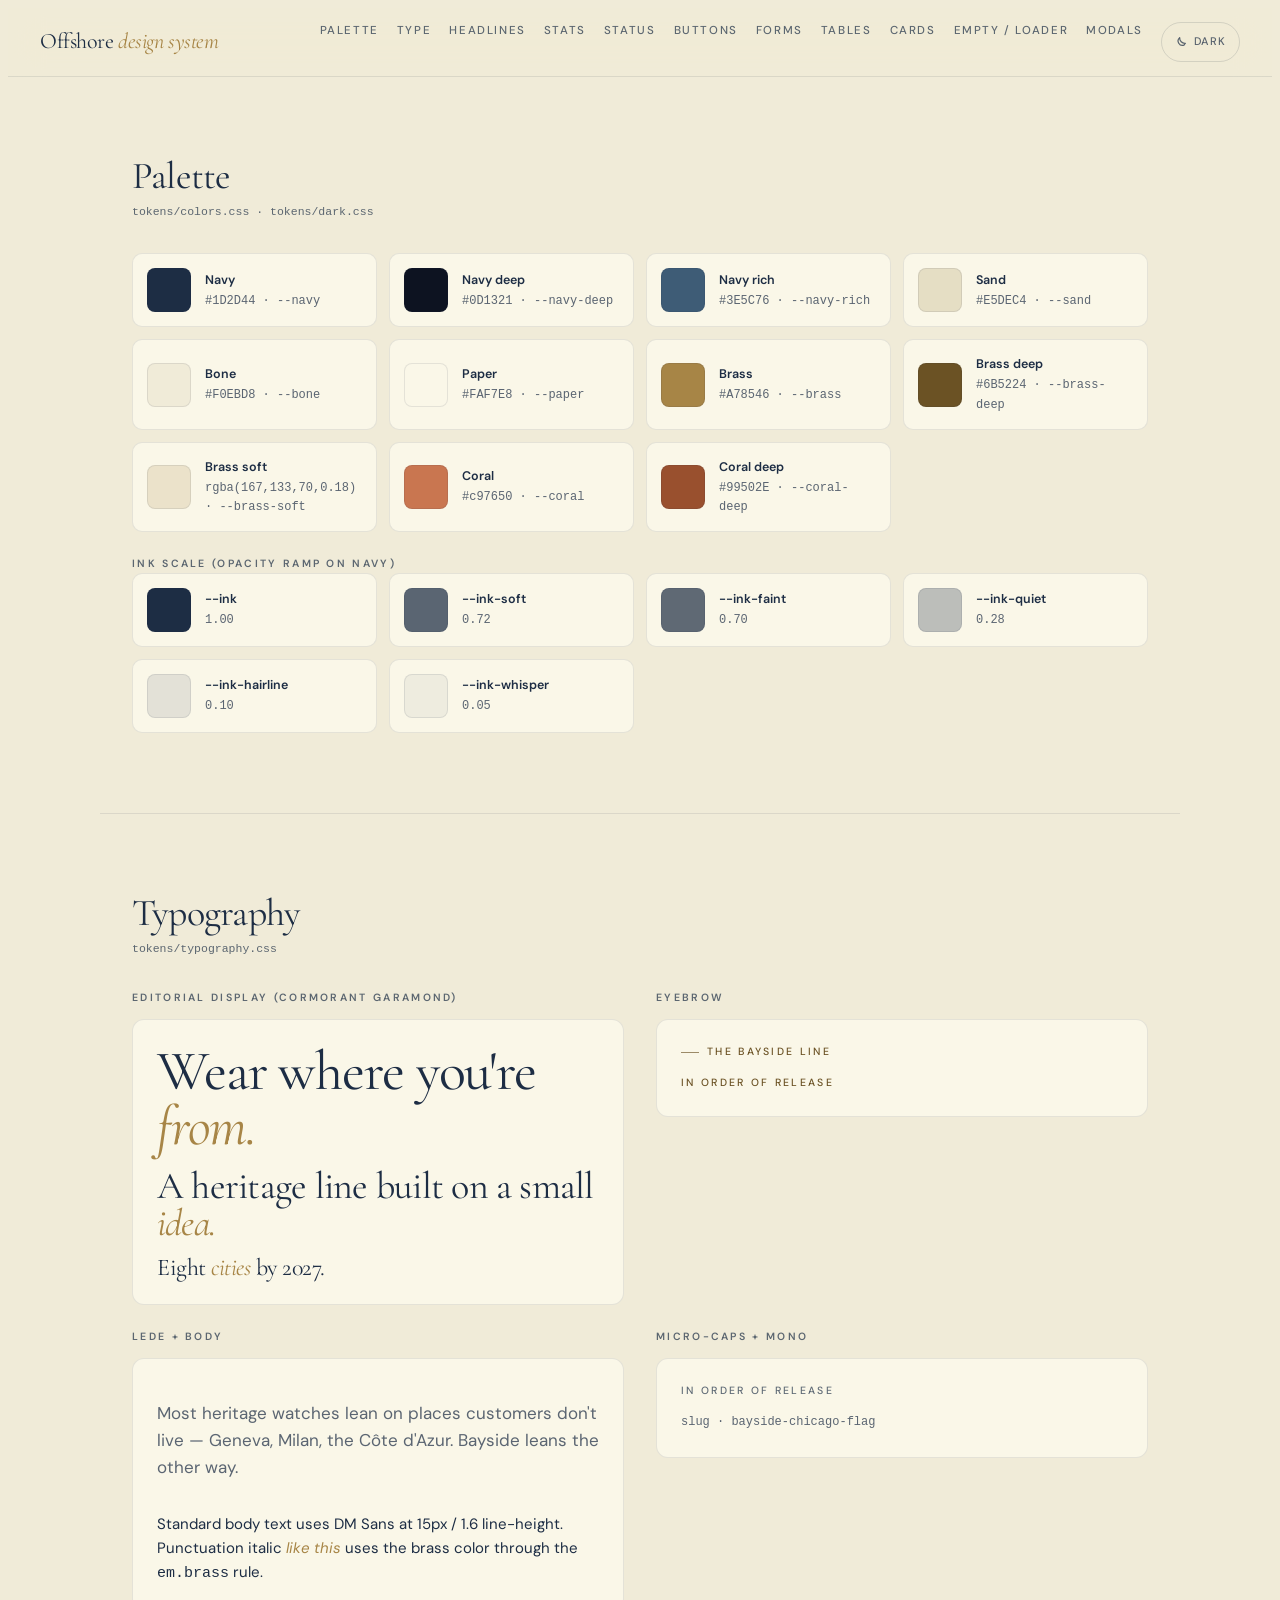
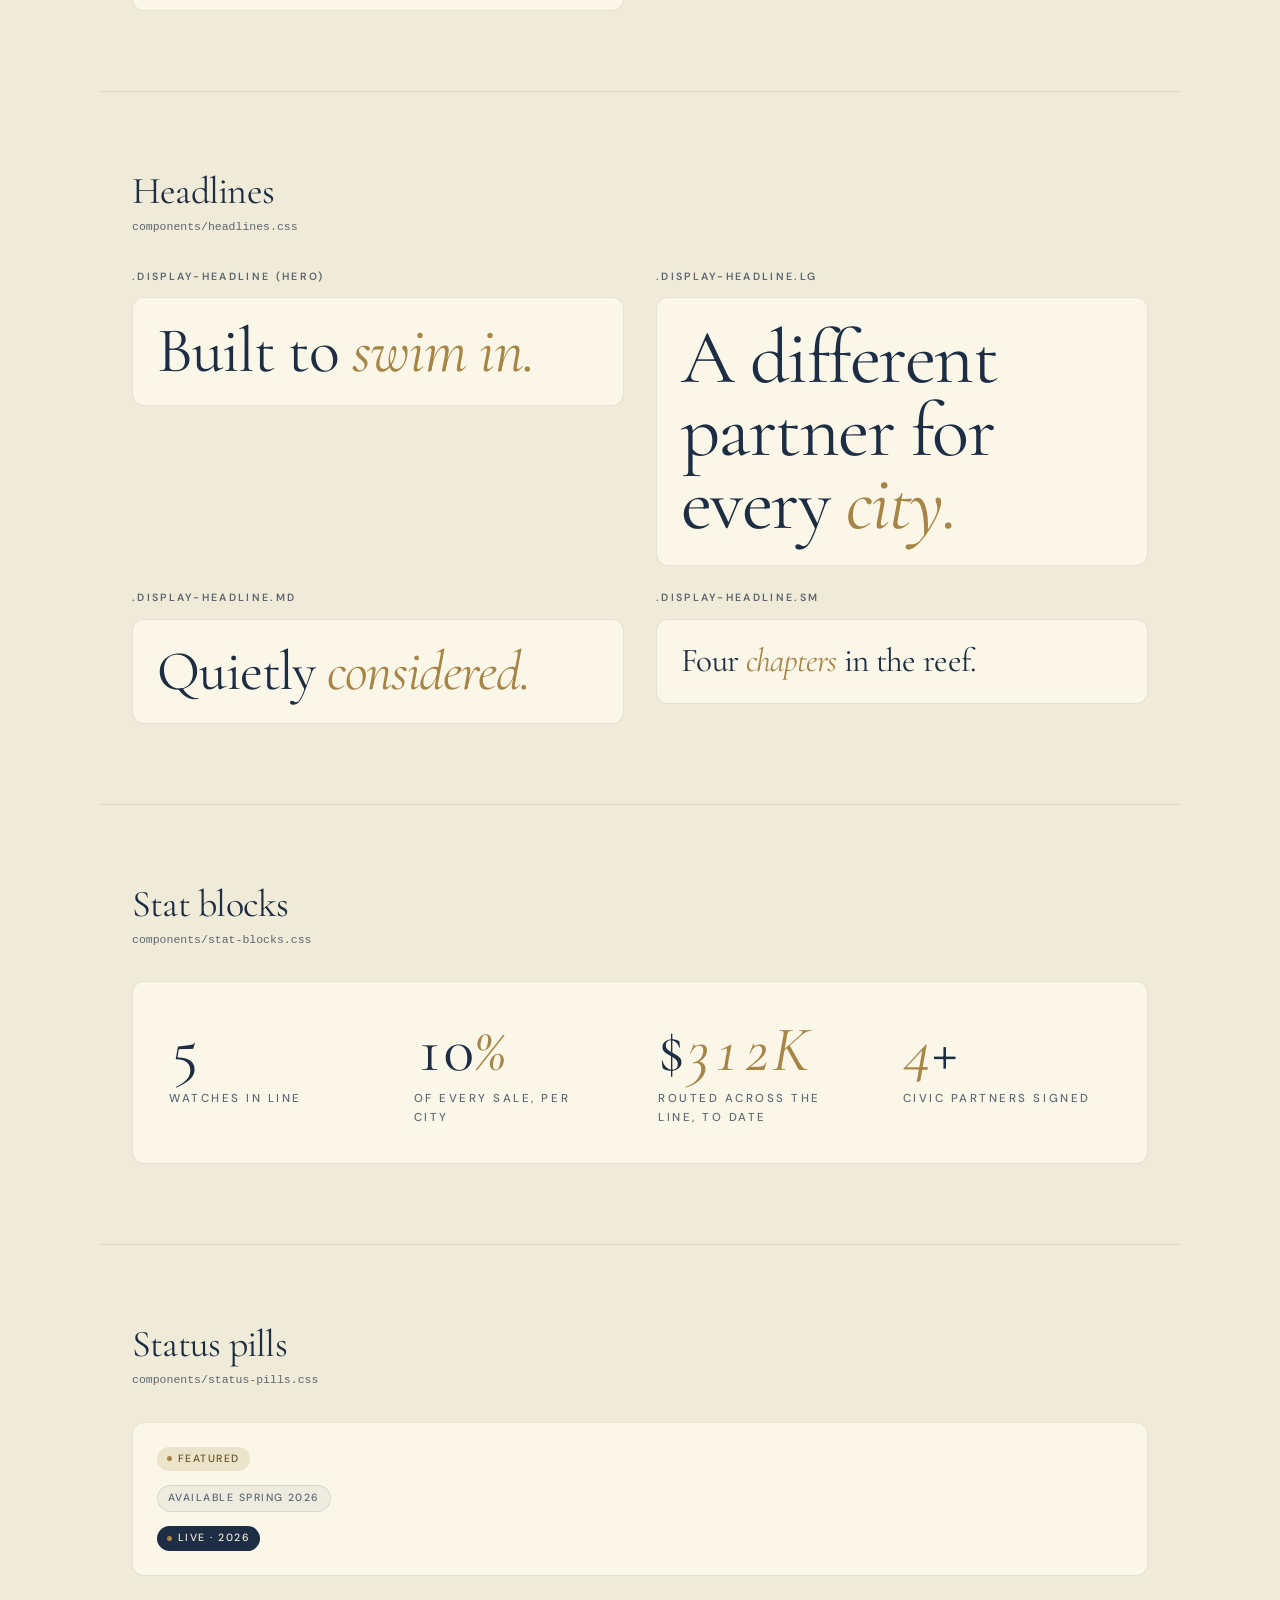
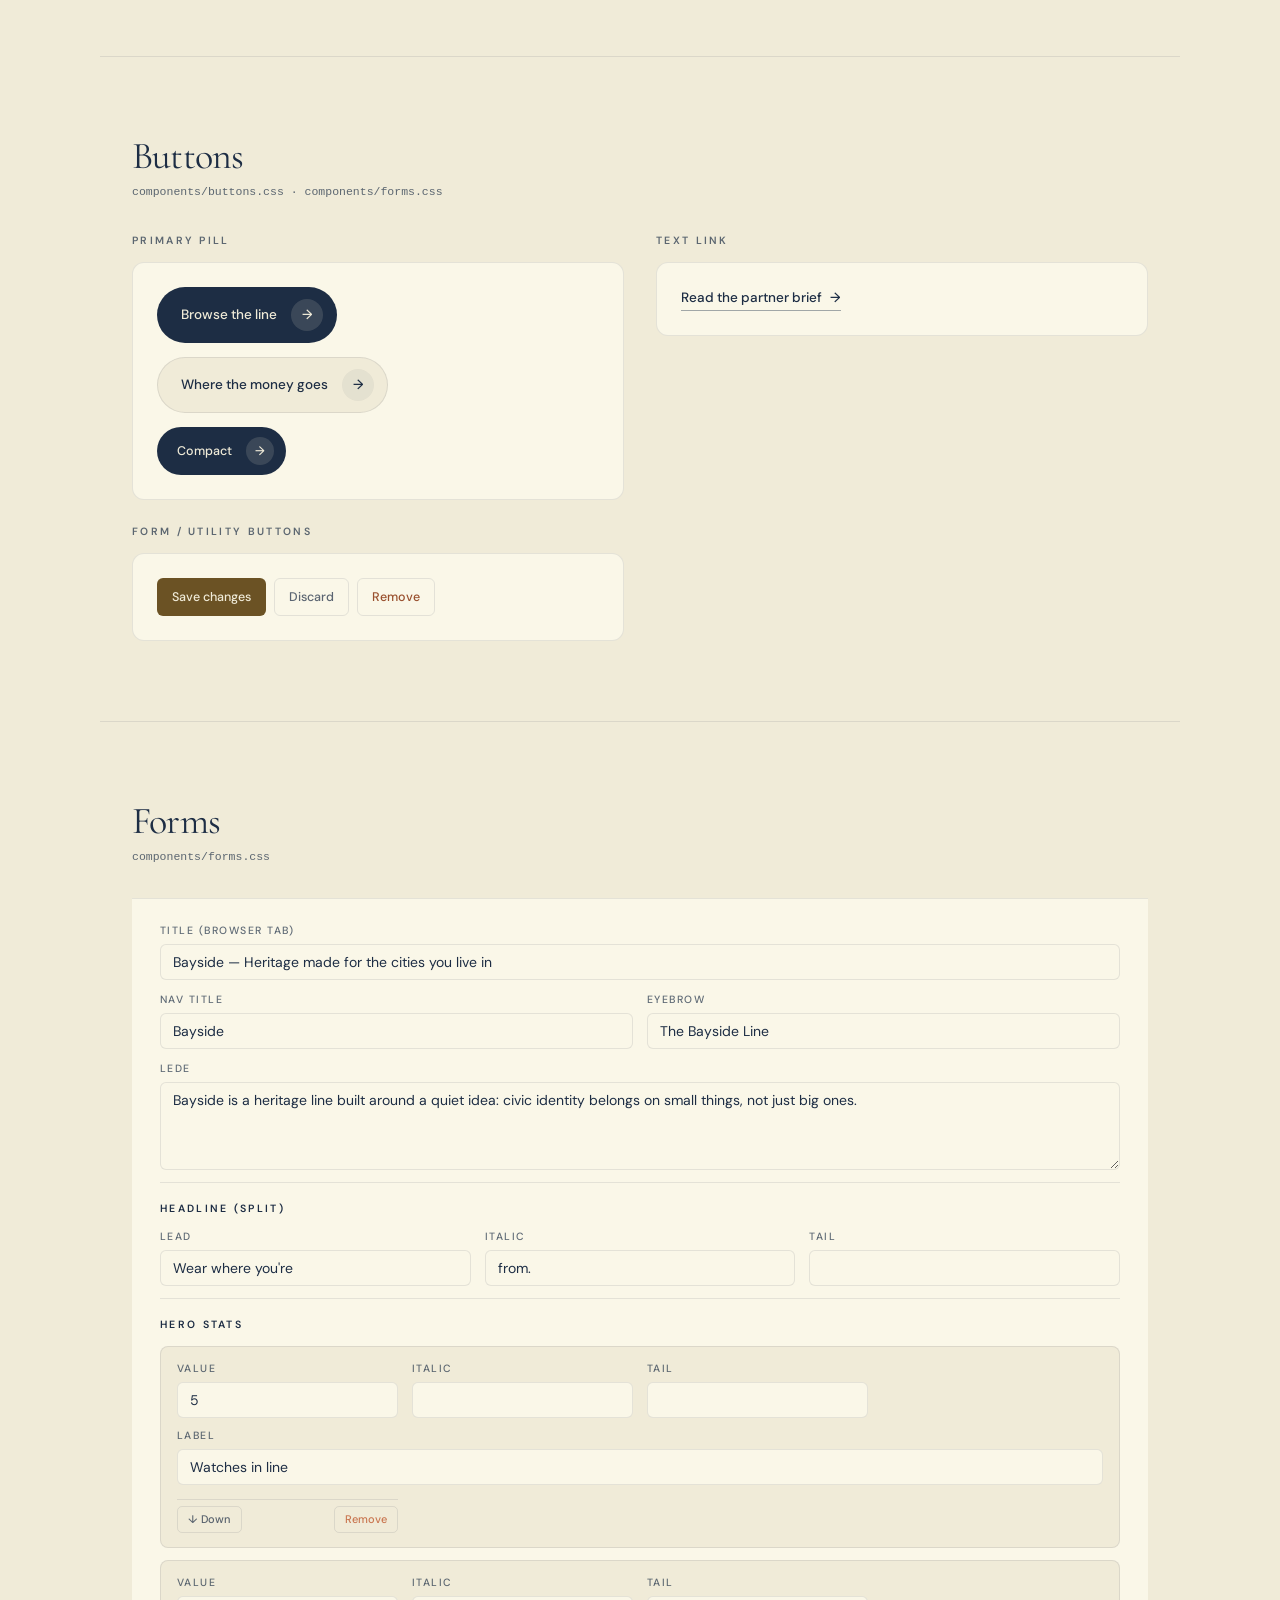
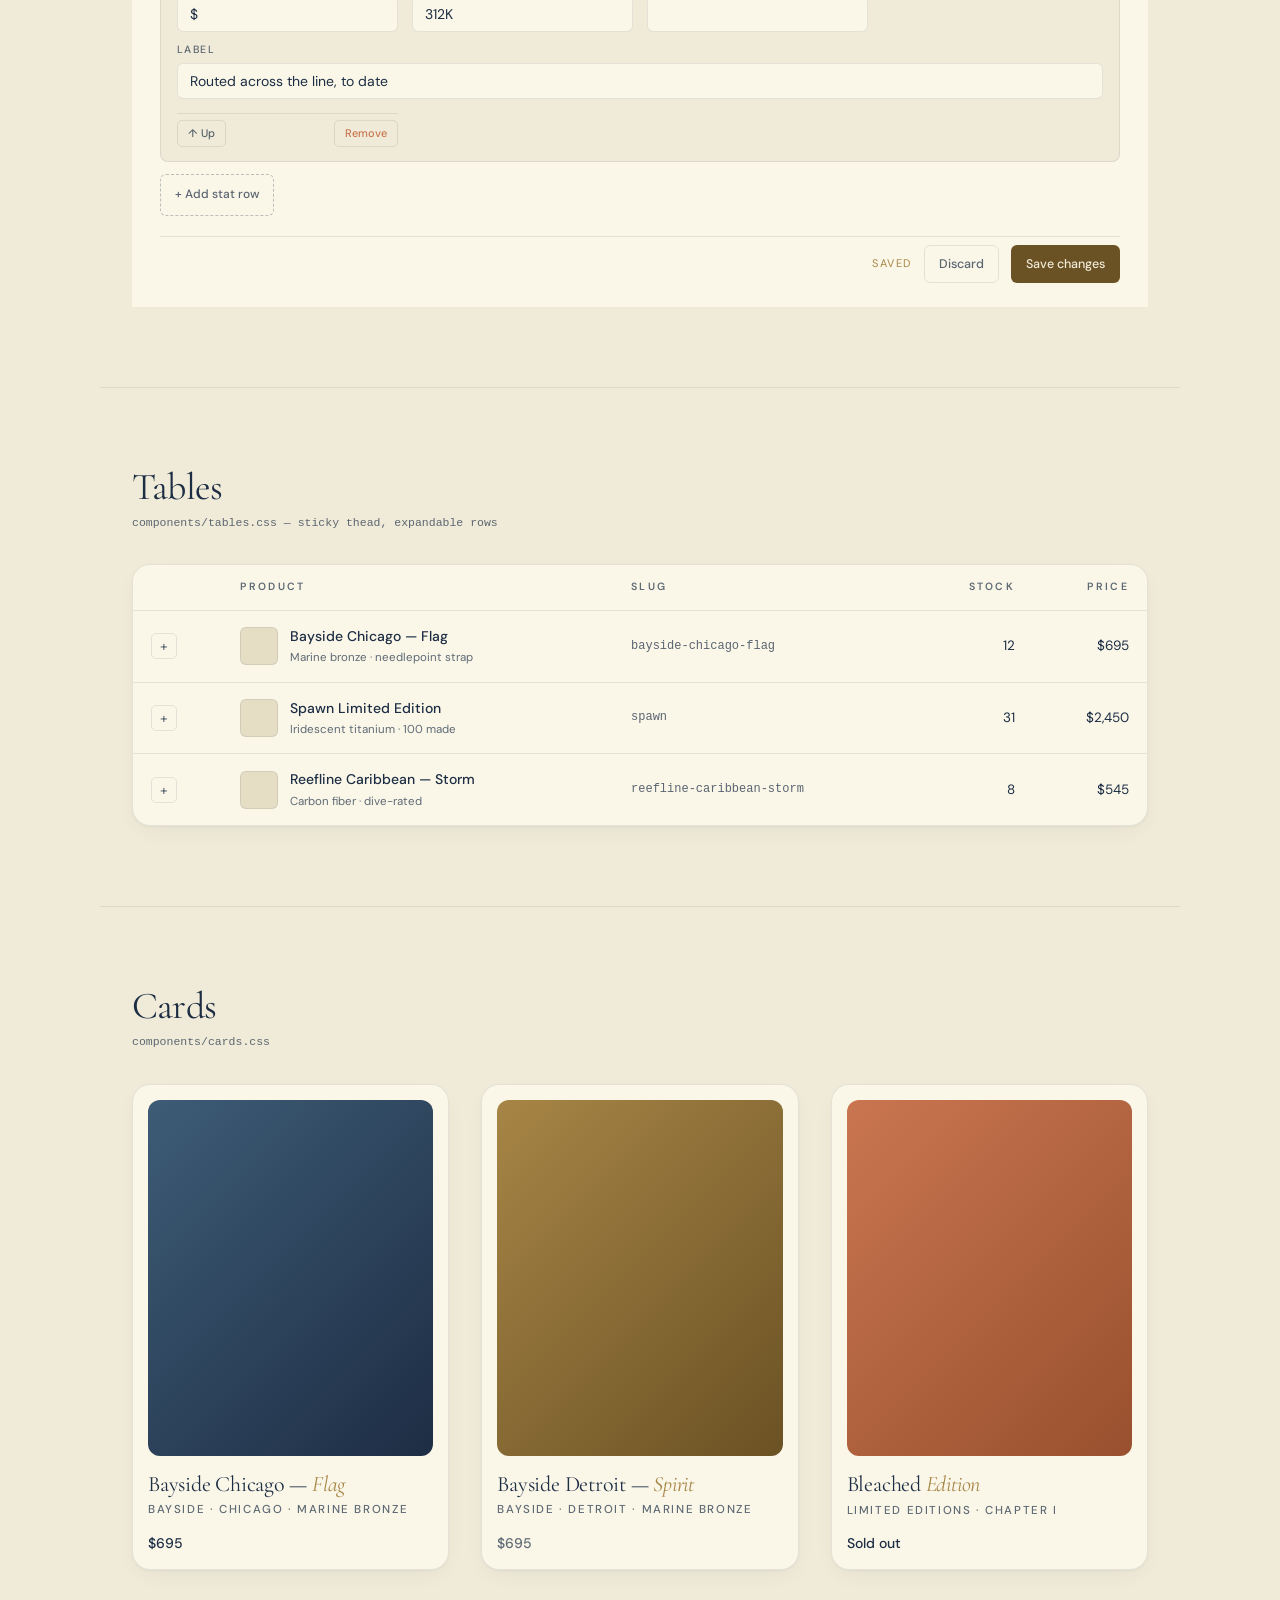
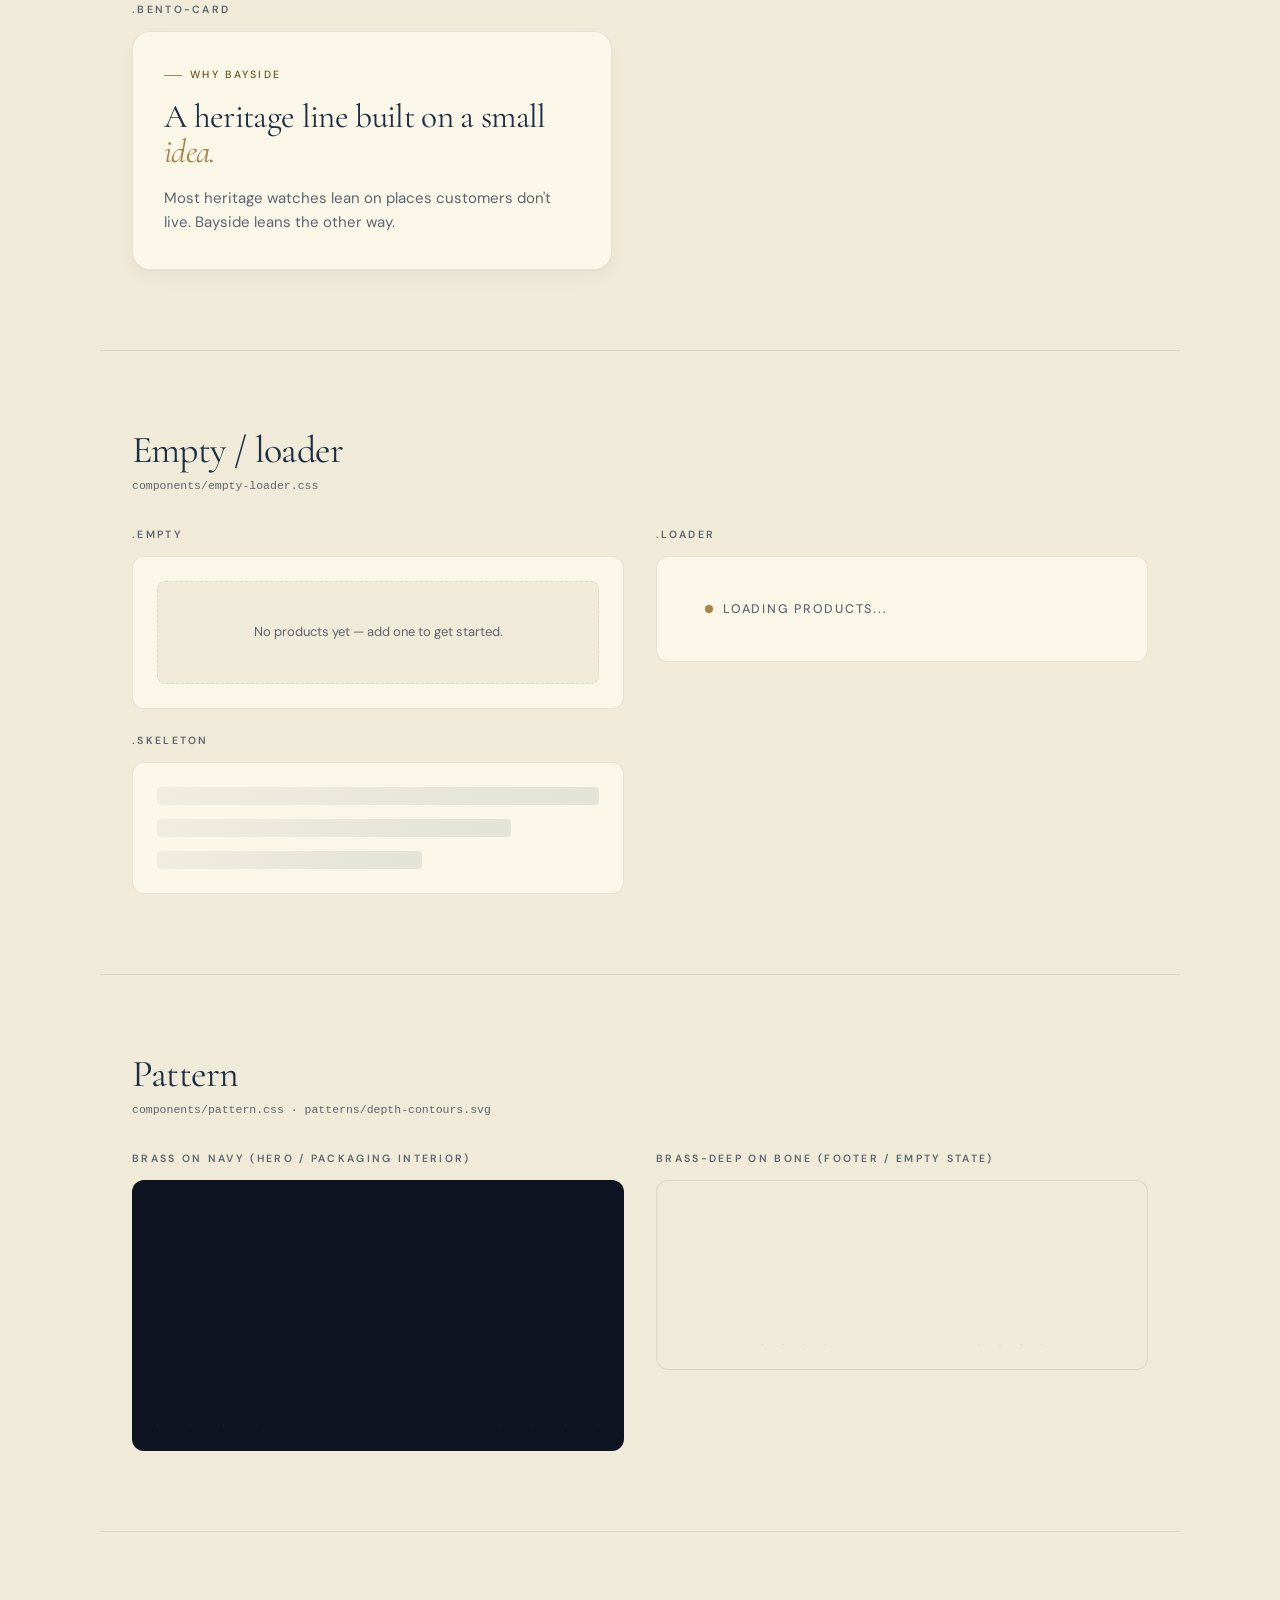
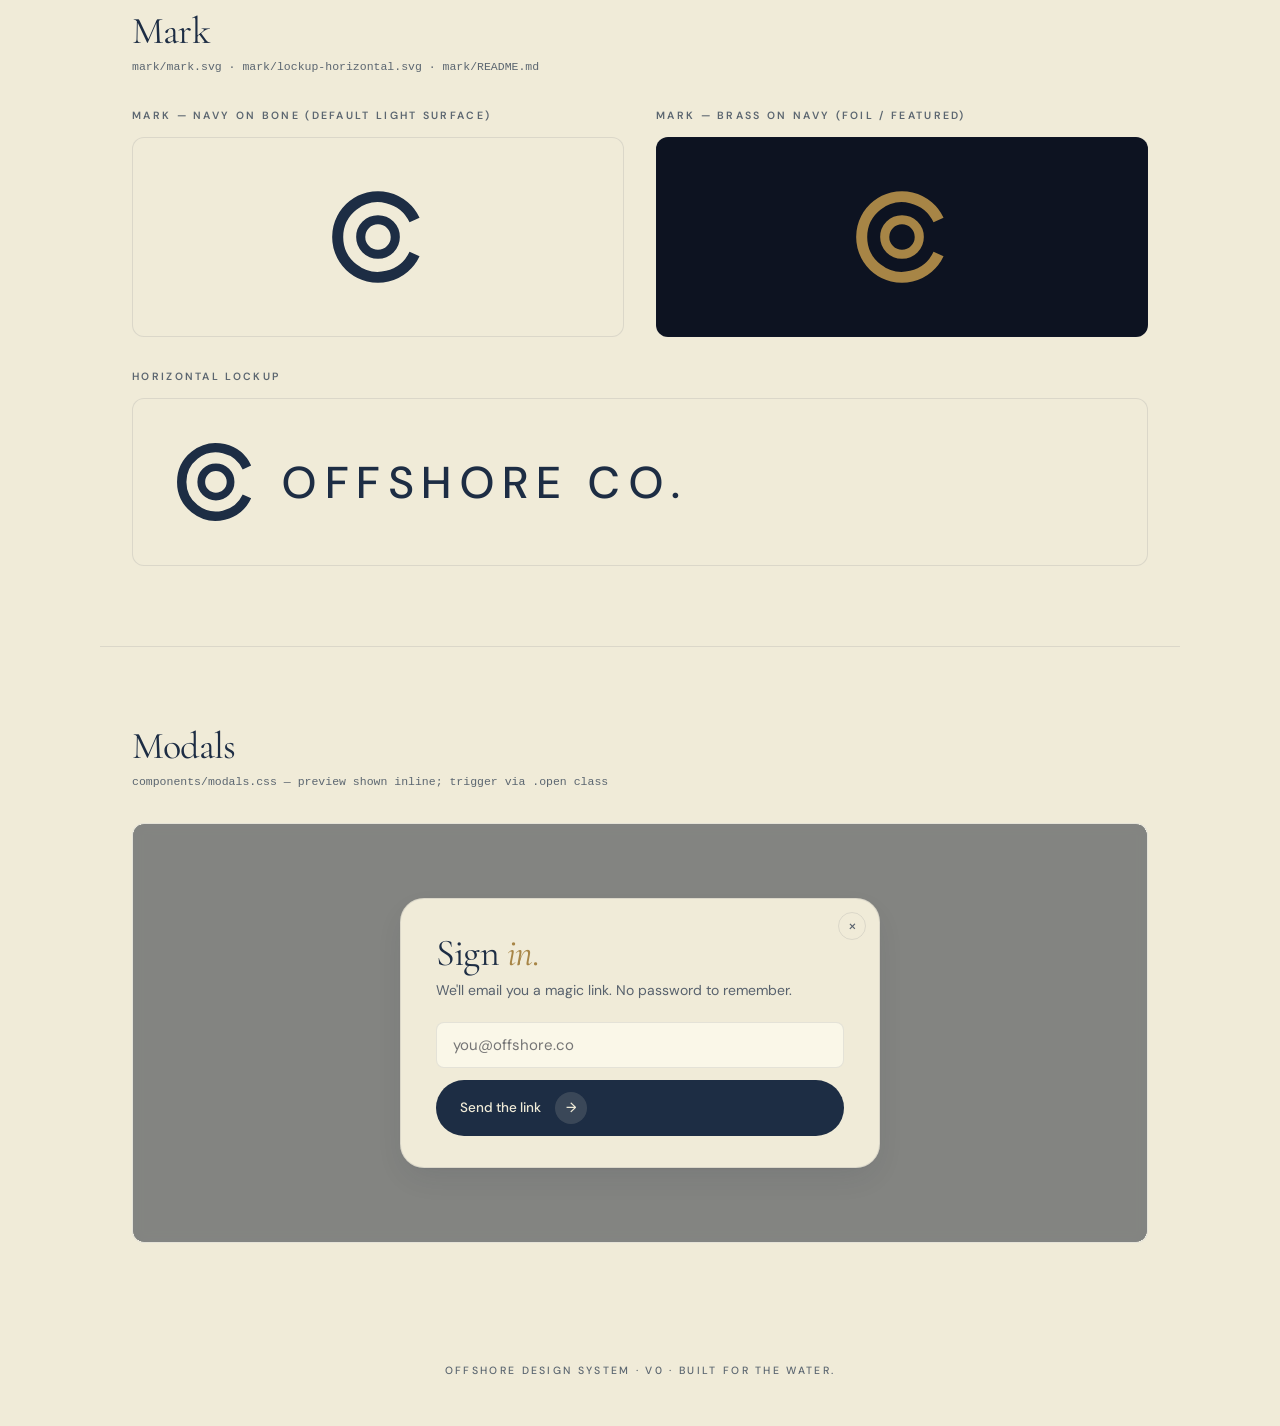
<file: preview/index.html>
<!DOCTYPE html>
<html lang="en">
<head>
<meta charset="UTF-8">
<meta name="viewport" content="width=device-width, initial-scale=1.0">
<meta name="theme-color" content="#1D2D44">
<title>Offshore Design System — Preview</title>

<!-- Theme toggle (sets data-theme before paint) -->
<script src="../js/theme.js"></script>

<!-- Fonts -->
<link rel="preconnect" href="https://fonts.googleapis.com">
<link rel="preconnect" href="https://fonts.gstatic.com" crossorigin>
<link href="https://fonts.googleapis.com/css2?family=Cormorant+Garamond:ital,wght@0,300;0,400;0,500;0,600;1,300;1,400&family=DM+Sans:opsz,wght@9..40,400;9..40,500;9..40,600&display=swap" rel="stylesheet">

<!-- Tokens -->
<link rel="stylesheet" href="../tokens/colors.css">
<link rel="stylesheet" href="../tokens/typography.css">
<link rel="stylesheet" href="../tokens/spacing.css">

<!-- Components -->
<link rel="stylesheet" href="../components/buttons.css">
<link rel="stylesheet" href="../components/forms.css">
<link rel="stylesheet" href="../components/tables.css">
<link rel="stylesheet" href="../components/cards.css">
<link rel="stylesheet" href="../components/headlines.css">
<link rel="stylesheet" href="../components/status-pills.css">
<link rel="stylesheet" href="../components/stat-blocks.css">
<link rel="stylesheet" href="../components/modals.css">
<link rel="stylesheet" href="../components/empty-loader.css">
<link rel="stylesheet" href="../components/nav.css">
<link rel="stylesheet" href="../components/pattern.css">

<style>
  /* Preview-page-only chrome — not part of the design system */
  body { background: var(--bone); color: var(--ink); }

  .preview-header {
    position: sticky;
    top: 0;
    z-index: 50;
    background: rgba(240, 235, 216, 0.85);
    -webkit-backdrop-filter: saturate(140%) blur(16px);
    backdrop-filter: saturate(140%) blur(16px);
    border-bottom: 1px solid var(--ink-hairline);
    padding: 14px 32px;
    display: flex;
    align-items: center;
    justify-content: space-between;
    gap: 24px;
  }
  .preview-brand {
    font-family: var(--serif);
    font-size: 22px;
    font-weight: 400;
    letter-spacing: -0.02em;
    color: var(--navy);
  }
  .preview-brand em {
    font-style: italic;
    color: var(--brass);
  }
  .preview-toc {
    display: flex;
    gap: 18px;
    list-style: none;
    margin: 0; padding: 0;
    font-family: var(--sans);
    font-size: 11.5px;
    font-weight: 500;
    text-transform: uppercase;
    letter-spacing: var(--caps-tight);
  }
  .preview-toc a {
    color: var(--ink-faint);
    transition: color 160ms var(--ease-button);
  }
  .preview-toc a:hover { color: var(--ink); }

  .section-block {
    max-width: 1080px;
    margin: 0 auto;
    padding: 80px 32px;
    border-bottom: 1px solid var(--ink-hairline);
  }
  .section-block:last-of-type { border-bottom: none; }

  .section-block h2 {
    font-family: var(--serif);
    font-weight: 400;
    font-size: 38px;
    letter-spacing: -0.02em;
    line-height: 1;
    margin: 0 0 8px;
    color: var(--navy);
  }
  .section-block h2 em { font-style: italic; color: var(--brass); }
  .section-block .section-meta {
    font-family: var(--mono);
    font-size: 11.5px;
    color: var(--ink-faint);
    margin-bottom: 32px;
  }

  .demo-grid {
    display: grid;
    grid-template-columns: repeat(auto-fit, minmax(320px, 1fr));
    gap: 24px 32px;
  }
  .demo {
    display: flex;
    flex-direction: column;
    gap: 12px;
  }
  .demo-label {
    font-family: var(--sans);
    font-size: 10.5px;
    font-weight: 600;
    text-transform: uppercase;
    letter-spacing: var(--caps-track);
    color: var(--ink-faint);
  }
  .demo-stage {
    padding: 24px;
    background: var(--paper);
    border-radius: 12px;
    border: 1px solid var(--ink-hairline);
    display: flex;
    flex-direction: column;
    gap: 14px;
    align-items: flex-start;
  }
  .demo-stage.center { align-items: center; justify-content: center; }
  .demo-stage.dark   { background: var(--navy-deep); color: var(--bone); }

  /* Color swatch */
  .swatch {
    display: flex;
    align-items: center;
    gap: 14px;
    padding: 14px;
    background: var(--paper);
    border: 1px solid var(--ink-hairline);
    border-radius: 10px;
  }
  .swatch-chip {
    width: 44px; height: 44px;
    border-radius: 8px;
    flex-shrink: 0;
    border: 1px solid var(--ink-hairline);
  }
  .swatch-meta {
    display: flex; flex-direction: column; gap: 2px;
    font-family: var(--mono);
    font-size: 12px;
    color: var(--ink-soft);
  }
  .swatch-meta strong {
    font-family: var(--sans);
    font-size: 12.5px;
    font-weight: 600;
    color: var(--ink);
    text-transform: none;
    letter-spacing: 0;
  }

  .palette-grid {
    display: grid;
    grid-template-columns: repeat(auto-fit, minmax(220px, 1fr));
    gap: 12px;
  }
</style>
</head>
<body>

<header class="preview-header">
  <div class="preview-brand">Offshore <em>design system</em></div>
  <ul class="preview-toc" data-theme-toggle-target>
    <li><a href="#palette">Palette</a></li>
    <li><a href="#typography">Type</a></li>
    <li><a href="#headlines">Headlines</a></li>
    <li><a href="#stats">Stats</a></li>
    <li><a href="#status">Status</a></li>
    <li><a href="#buttons">Buttons</a></li>
    <li><a href="#forms">Forms</a></li>
    <li><a href="#tables">Tables</a></li>
    <li><a href="#cards">Cards</a></li>
    <li><a href="#empty">Empty / loader</a></li>
    <li><a href="#modals">Modals</a></li>
  </ul>
</header>

<!-- ============================================================== -->
<section class="section-block" id="palette">
  <h2>Palette</h2>
  <div class="section-meta">tokens/colors.css · tokens/dark.css</div>

  <div class="palette-grid" style="margin-bottom: 24px;">
    <div class="swatch"><div class="swatch-chip" style="background:#1D2D44;"></div><div class="swatch-meta"><strong>Navy</strong>#1D2D44 · --navy</div></div>
    <div class="swatch"><div class="swatch-chip" style="background:#0D1321;"></div><div class="swatch-meta"><strong>Navy deep</strong>#0D1321 · --navy-deep</div></div>
    <div class="swatch"><div class="swatch-chip" style="background:#3E5C76;"></div><div class="swatch-meta"><strong>Navy rich</strong>#3E5C76 · --navy-rich</div></div>
    <div class="swatch"><div class="swatch-chip" style="background:#E5DEC4;"></div><div class="swatch-meta"><strong>Sand</strong>#E5DEC4 · --sand</div></div>
    <div class="swatch"><div class="swatch-chip" style="background:#F0EBD8;"></div><div class="swatch-meta"><strong>Bone</strong>#F0EBD8 · --bone</div></div>
    <div class="swatch"><div class="swatch-chip" style="background:#FAF7E8;"></div><div class="swatch-meta"><strong>Paper</strong>#FAF7E8 · --paper</div></div>
    <div class="swatch"><div class="swatch-chip" style="background:#A78546;"></div><div class="swatch-meta"><strong>Brass</strong>#A78546 · --brass</div></div>
    <div class="swatch"><div class="swatch-chip" style="background:#6B5224;"></div><div class="swatch-meta"><strong>Brass deep</strong>#6B5224 · --brass-deep</div></div>
    <div class="swatch"><div class="swatch-chip" style="background:rgba(167,133,70,0.18);"></div><div class="swatch-meta"><strong>Brass soft</strong>rgba(167,133,70,0.18) · --brass-soft</div></div>
    <div class="swatch"><div class="swatch-chip" style="background:#c97650;"></div><div class="swatch-meta"><strong>Coral</strong>#c97650 · --coral</div></div>
    <div class="swatch"><div class="swatch-chip" style="background:#99502E;"></div><div class="swatch-meta"><strong>Coral deep</strong>#99502E · --coral-deep</div></div>
  </div>

  <div class="demo-label">Ink scale (opacity ramp on navy)</div>
  <div class="palette-grid">
    <div class="swatch"><div class="swatch-chip" style="background:rgba(29,45,68,1);"></div><div class="swatch-meta"><strong>--ink</strong>1.00</div></div>
    <div class="swatch"><div class="swatch-chip" style="background:rgba(29,45,68,0.72);"></div><div class="swatch-meta"><strong>--ink-soft</strong>0.72</div></div>
    <div class="swatch"><div class="swatch-chip" style="background:rgba(29,45,68,0.7);"></div><div class="swatch-meta"><strong>--ink-faint</strong>0.70</div></div>
    <div class="swatch"><div class="swatch-chip" style="background:rgba(29,45,68,0.28);"></div><div class="swatch-meta"><strong>--ink-quiet</strong>0.28</div></div>
    <div class="swatch"><div class="swatch-chip" style="background:rgba(29,45,68,0.10);"></div><div class="swatch-meta"><strong>--ink-hairline</strong>0.10</div></div>
    <div class="swatch"><div class="swatch-chip" style="background:rgba(29,45,68,0.05);"></div><div class="swatch-meta"><strong>--ink-whisper</strong>0.05</div></div>
  </div>
</section>

<!-- ============================================================== -->
<section class="section-block" id="typography">
  <h2>Typography</h2>
  <div class="section-meta">tokens/typography.css</div>

  <div class="demo-grid">
    <div class="demo">
      <div class="demo-label">Editorial display (Cormorant Garamond)</div>
      <div class="demo-stage">
        <div class="display-serif" style="font-size: 56px;">Wear where you're <em class="brass">from.</em></div>
        <div class="display-serif" style="font-size: 38px;">A heritage line built on a small <em class="brass">idea.</em></div>
        <div class="display-serif" style="font-size: 24px;">Eight <em class="brass">cities</em> by 2027.</div>
      </div>
    </div>

    <div class="demo">
      <div class="demo-label">Eyebrow</div>
      <div class="demo-stage">
        <div class="eyebrow">The Bayside Line</div>
        <div class="eyebrow no-rule">In order of release</div>
      </div>
    </div>

    <div class="demo">
      <div class="demo-label">Lede + body</div>
      <div class="demo-stage">
        <p class="lede">Most heritage watches lean on places customers don't live — Geneva, Milan, the Côte d'Azur. Bayside leans the other way.</p>
        <p style="margin: 0; max-width: 50ch;">Standard body text uses DM Sans at 15px / 1.6 line-height. Punctuation italic <em class="brass">like this</em> uses the brass color through the <code>em.brass</code> rule.</p>
      </div>
    </div>

    <div class="demo">
      <div class="demo-label">Micro-caps + mono</div>
      <div class="demo-stage">
        <div class="micro-caps">In order of release</div>
        <div class="mono">slug · bayside-chicago-flag</div>
      </div>
    </div>
  </div>
</section>

<!-- ============================================================== -->
<section class="section-block" id="headlines">
  <h2>Headlines</h2>
  <div class="section-meta">components/headlines.css</div>

  <div class="demo-grid">
    <div class="demo">
      <div class="demo-label">.display-headline (hero)</div>
      <div class="demo-stage">
        <div class="display-headline" style="font-size: 64px;">Built to <em>swim in.</em></div>
      </div>
    </div>
    <div class="demo">
      <div class="demo-label">.display-headline.lg</div>
      <div class="demo-stage">
        <div class="display-headline lg">A different partner for every <em>city.</em></div>
      </div>
    </div>
    <div class="demo">
      <div class="demo-label">.display-headline.md</div>
      <div class="demo-stage">
        <div class="display-headline md">Quietly <em>considered.</em></div>
      </div>
    </div>
    <div class="demo">
      <div class="demo-label">.display-headline.sm</div>
      <div class="demo-stage">
        <div class="display-headline sm">Four <em>chapters</em> in the reef.</div>
      </div>
    </div>
  </div>
</section>

<!-- ============================================================== -->
<section class="section-block" id="stats">
  <h2>Stat blocks</h2>
  <div class="section-meta">components/stat-blocks.css</div>

  <div class="demo-stage" style="padding: 36px;">
    <div class="stats-grid" style="width: 100%;">
      <div class="stat">
        <div class="stat-value">5</div>
        <div class="stat-label">Watches in line</div>
      </div>
      <div class="stat">
        <div class="stat-value">10<em>%</em></div>
        <div class="stat-label">Of every sale, per city</div>
      </div>
      <div class="stat">
        <div class="stat-value">$<em>312K</em></div>
        <div class="stat-label">Routed across the line, to date</div>
      </div>
      <div class="stat">
        <div class="stat-value"><em>4</em>+</div>
        <div class="stat-label">Civic partners signed</div>
      </div>
    </div>
  </div>
</section>

<!-- ============================================================== -->
<section class="section-block" id="status">
  <h2>Status pills</h2>
  <div class="section-meta">components/status-pills.css</div>

  <div class="demo-stage">
    <span class="status featured">Featured</span>
    <span class="status upcoming">Available Spring 2026</span>
    <span class="status live">Live · 2026</span>
  </div>
</section>

<!-- ============================================================== -->
<section class="section-block" id="buttons">
  <h2>Buttons</h2>
  <div class="section-meta">components/buttons.css · components/forms.css</div>

  <div class="demo-grid">
    <div class="demo">
      <div class="demo-label">Primary pill</div>
      <div class="demo-stage">
        <button class="btn">Browse the line <span class="btn-icon">→</span></button>
        <button class="btn alt">Where the money goes <span class="btn-icon">→</span></button>
        <button class="btn compact">Compact <span class="btn-icon">→</span></button>
      </div>
    </div>

    <div class="demo">
      <div class="demo-label">Text link</div>
      <div class="demo-stage">
        <a class="text-link" href="#">Read the partner brief <span class="arrow">→</span></a>
      </div>
    </div>

    <div class="demo">
      <div class="demo-label">Form / utility buttons</div>
      <div class="demo-stage">
        <div style="display:flex; gap:8px; flex-wrap:wrap;">
          <button class="btn brass">Save changes</button>
          <button class="btn ghost">Discard</button>
          <button class="btn danger">Remove</button>
        </div>
      </div>
    </div>
  </div>
</section>

<!-- ============================================================== -->
<section class="section-block" id="forms">
  <h2>Forms</h2>
  <div class="section-meta">components/forms.css</div>

  <form class="edit-form" onsubmit="event.preventDefault();">
    <label class="full">Title (browser tab)
      <input type="text" value="Bayside — Heritage made for the cities you live in">
    </label>
    <label>Nav title
      <input type="text" value="Bayside">
    </label>
    <label>Eyebrow
      <input type="text" value="The Bayside Line">
    </label>
    <label class="full">Lede
      <textarea>Bayside is a heritage line built around a quiet idea: civic identity belongs on small things, not just big ones.</textarea>
    </label>

    <div class="group">
      <div class="group-label">Headline (split)</div>
      <div class="row">
        <label>Lead<input type="text" value="Wear where you're"></label>
        <label>Italic<input type="text" value="from."></label>
        <label>Tail<input type="text" value=""></label>
      </div>
    </div>

    <div class="group">
      <div class="group-label">Hero stats</div>
      <div class="specs-list">
        <div class="variant-row">
          <div class="variant-row-fields">
            <label>Value<input type="text" value="5"></label>
            <label>Italic<input type="text" value=""></label>
            <label>Tail<input type="text" value=""></label>
            <label class="full">Label<input type="text" value="Watches in line"></label>
            <div class="variant-row-actions">
              <div class="move-row">
                <button type="button">↓ Down</button>
              </div>
              <button type="button" class="danger">Remove</button>
            </div>
          </div>
        </div>
        <div class="variant-row">
          <div class="variant-row-fields">
            <label>Value<input type="text" value="$"></label>
            <label>Italic<input type="text" value="312K"></label>
            <label>Tail<input type="text" value=""></label>
            <label class="full">Label<input type="text" value="Routed across the line, to date"></label>
            <div class="variant-row-actions">
              <div class="move-row">
                <button type="button">↑ Up</button>
              </div>
              <button type="button" class="danger">Remove</button>
            </div>
          </div>
        </div>
      </div>
      <div style="margin-top: 12px;">
        <button type="button" class="variant-add-btn">+ Add stat row</button>
      </div>
    </div>

    <div class="edit-actions">
      <span class="edit-saved show">saved</span>
      <button type="button" class="btn ghost">Discard</button>
      <button type="submit" class="btn brass">Save changes</button>
    </div>
  </form>
</section>

<!-- ============================================================== -->
<section class="section-block" id="tables">
  <h2>Tables</h2>
  <div class="section-meta">components/tables.css — sticky thead, expandable rows</div>

  <div class="panel">
    <table>
      <thead>
        <tr>
          <th></th>
          <th>Product</th>
          <th>Slug</th>
          <th class="num">Stock</th>
          <th class="num">Price</th>
        </tr>
      </thead>
      <tbody>
        <tr class="product-row">
          <td><button class="row-toggle">+</button></td>
          <td>
            <div class="product-summary">
              <span class="product-thumb"></span>
              <div>
                <div class="product-name">Bayside Chicago — Flag</div>
                <div class="product-meta">Marine bronze · needlepoint strap</div>
              </div>
            </div>
          </td>
          <td class="mono">bayside-chicago-flag</td>
          <td class="num">12</td>
          <td class="num">$695</td>
        </tr>
        <tr class="product-row">
          <td><button class="row-toggle">+</button></td>
          <td>
            <div class="product-summary">
              <span class="product-thumb"></span>
              <div>
                <div class="product-name">Spawn Limited Edition</div>
                <div class="product-meta">Iridescent titanium · 100 made</div>
              </div>
            </div>
          </td>
          <td class="mono">spawn</td>
          <td class="num">31</td>
          <td class="num">$2,450</td>
        </tr>
        <tr class="product-row">
          <td><button class="row-toggle">+</button></td>
          <td>
            <div class="product-summary">
              <span class="product-thumb"></span>
              <div>
                <div class="product-name">Reefline Caribbean — Storm</div>
                <div class="product-meta">Carbon fiber · dive-rated</div>
              </div>
            </div>
          </td>
          <td class="mono">reefline-caribbean-storm</td>
          <td class="num">8</td>
          <td class="num">$545</td>
        </tr>
      </tbody>
    </table>
  </div>
</section>

<!-- ============================================================== -->
<section class="section-block" id="cards">
  <h2>Cards</h2>
  <div class="section-meta">components/cards.css</div>

  <div class="demo-grid" style="grid-template-columns: repeat(auto-fit, minmax(260px, 1fr));">
    <div class="card">
      <div class="card-image" style="background: linear-gradient(135deg, #3E5C76, #1D2D44);"></div>
      <h3 class="card-name">Bayside Chicago — <em>Flag</em></h3>
      <div class="card-meta">Bayside · Chicago · Marine bronze</div>
      <div class="card-price">$695</div>
    </div>
    <div class="card">
      <div class="card-image dimmed" style="background: linear-gradient(135deg, #A78546, #6B5224);"></div>
      <h3 class="card-name">Bayside Detroit — <em>Spirit</em></h3>
      <div class="card-meta">Bayside · Detroit · Marine bronze</div>
      <div class="card-price dimmed">$695</div>
    </div>
    <div class="card">
      <div class="card-image" style="background: linear-gradient(135deg, #c97650, #99502E);"></div>
      <h3 class="card-name">Bleached <em>Edition</em></h3>
      <div class="card-meta">Limited Editions · Chapter I</div>
      <div class="card-price">Sold out</div>
    </div>
  </div>

  <div style="margin-top: 32px;">
    <div class="demo-label" style="margin-bottom: 12px;">.bento-card</div>
    <div class="bento-card" style="max-width: 480px;">
      <div class="eyebrow">Why Bayside</div>
      <div class="display-headline sm">A heritage line built on a small <em>idea.</em></div>
      <p style="margin: 0; color: var(--ink-soft);">Most heritage watches lean on places customers don't live. Bayside leans the other way.</p>
    </div>
  </div>
</section>

<!-- ============================================================== -->
<section class="section-block" id="empty">
  <h2>Empty / loader</h2>
  <div class="section-meta">components/empty-loader.css</div>

  <div class="demo-grid">
    <div class="demo">
      <div class="demo-label">.empty</div>
      <div class="demo-stage">
        <div class="empty" style="width: 100%;">No products yet — add one to get started.</div>
      </div>
    </div>
    <div class="demo">
      <div class="demo-label">.loader</div>
      <div class="demo-stage">
        <div class="loader"><span class="loader-dot"></span> Loading products...</div>
      </div>
    </div>
    <div class="demo">
      <div class="demo-label">.skeleton</div>
      <div class="demo-stage">
        <div class="skeleton" style="width: 100%; height: 18px; border-radius: 4px;"></div>
        <div class="skeleton" style="width: 80%; height: 18px; border-radius: 4px;"></div>
        <div class="skeleton" style="width: 60%; height: 18px; border-radius: 4px;"></div>
      </div>
    </div>
  </div>
</section>

<!-- ============================================================== -->
<section class="section-block" id="patterns">
  <h2>Pattern</h2>
  <div class="section-meta">components/pattern.css · patterns/depth-contours.svg</div>

  <div class="demo-grid">
    <div class="demo">
      <div class="demo-label">Brass on navy (hero / packaging interior)</div>
      <div class="demo-stage" style="background: var(--navy-deep); padding: 24px; border-radius: 12px;">
        <div class="pattern-depth on-navy" aria-hidden="true">
          <svg xmlns="http://www.w3.org/2000/svg" viewBox="0 0 400 200" preserveAspectRatio="xMidYMax slice" fill="none" stroke="currentColor">
            <g stroke-width="1" stroke-linecap="round">
              <path d="M 0 200 A 200 200 0 0 0 400 200" opacity="0.78"/>
              <path d="M 30 200 A 170 170 0 0 0 370 200" opacity="0.64"/>
              <path d="M 60 200 A 140 140 0 0 0 340 200" opacity="0.52"/>
              <path d="M 90 200 A 110 110 0 0 0 310 200" opacity="0.40"/>
              <path d="M 120 200 A 80 80 0 0 0 280 200" opacity="0.30"/>
              <path d="M 150 200 A 50 50 0 0 0 250 200" opacity="0.20"/>
              <path d="M 180 200 A 20 20 0 0 0 220 200" opacity="0.12"/>
            </g>
          </svg>
        </div>
      </div>
    </div>

    <div class="demo">
      <div class="demo-label">Brass-deep on bone (footer / empty state)</div>
      <div class="demo-stage" style="background: var(--bone); padding: 24px; border-radius: 12px;">
        <div class="pattern-depth on-bone compact" aria-hidden="true">
          <svg xmlns="http://www.w3.org/2000/svg" viewBox="0 0 400 200" preserveAspectRatio="xMidYMax slice" fill="none" stroke="currentColor">
            <g stroke-width="1" stroke-linecap="round">
              <path d="M 0 200 A 200 200 0 0 0 400 200" opacity="0.78"/>
              <path d="M 30 200 A 170 170 0 0 0 370 200" opacity="0.64"/>
              <path d="M 60 200 A 140 140 0 0 0 340 200" opacity="0.52"/>
              <path d="M 90 200 A 110 110 0 0 0 310 200" opacity="0.40"/>
              <path d="M 120 200 A 80 80 0 0 0 280 200" opacity="0.30"/>
              <path d="M 150 200 A 50 50 0 0 0 250 200" opacity="0.20"/>
              <path d="M 180 200 A 20 20 0 0 0 220 200" opacity="0.12"/>
            </g>
          </svg>
        </div>
      </div>
    </div>
  </div>
</section>

<!-- ============================================================== -->
<section class="section-block" id="mark">
  <h2>Mark</h2>
  <div class="section-meta">mark/mark.svg · mark/lockup-horizontal.svg · mark/README.md</div>

  <div class="demo-grid">
    <div class="demo">
      <div class="demo-label">Mark — navy on bone (default light surface)</div>
      <div class="demo-stage" style="background: var(--bone); padding: 32px; border-radius: 12px; display: flex; align-items: center; justify-content: center; min-height: 200px;">
        <svg xmlns="http://www.w3.org/2000/svg" viewBox="0 0 512 512" fill="none" stroke="#1D2D44" style="width: 96px; height: 96px;">
          <path d="M 450.89 346.88 A 215.04 215.04 0 1 1 450.89 165.12" stroke-width="58.88" stroke-linecap="butt"/>
          <circle cx="256" cy="256" r="92.16" stroke-width="48.64"/>
        </svg>
      </div>
    </div>

    <div class="demo">
      <div class="demo-label">Mark — brass on navy (foil / featured)</div>
      <div class="demo-stage" style="background: var(--navy-deep); padding: 32px; border-radius: 12px; display: flex; align-items: center; justify-content: center; min-height: 200px;">
        <svg xmlns="http://www.w3.org/2000/svg" viewBox="0 0 512 512" fill="none" stroke="#A78546" style="width: 96px; height: 96px;">
          <path d="M 450.89 346.88 A 215.04 215.04 0 1 1 450.89 165.12" stroke-width="58.88" stroke-linecap="butt"/>
          <circle cx="256" cy="256" r="92.16" stroke-width="48.64"/>
        </svg>
      </div>
    </div>
  </div>

  <div style="margin-top: 32px;">
    <div class="demo-label" style="margin-bottom: 12px;">Horizontal lockup</div>
    <div class="demo-stage" style="background: var(--bone); padding: 32px; border-radius: 12px;">
      <svg xmlns="http://www.w3.org/2000/svg" viewBox="0 0 1760 320" fill="none" stroke="#1D2D44" style="width: 100%; height: auto; max-width: 560px; display: block;">
        <g transform="translate(32 32) scale(0.5)">
          <path d="M 450.89 346.88 A 215.04 215.04 0 1 1 450.89 165.12" stroke-width="58.88" stroke-linecap="butt"/>
          <circle cx="256" cy="256" r="92.16" stroke-width="48.64"/>
        </g>
        <text x="368" y="210" font-family="'DM Sans', system-ui, sans-serif" font-weight="500" font-size="140" letter-spacing="30" fill="#1D2D44" stroke="none">OFFSHORE CO.</text>
      </svg>
    </div>
  </div>
</section>

<!-- ============================================================== -->
<section class="section-block" id="modals">
  <h2>Modals</h2>
  <div class="section-meta">components/modals.css — preview shown inline; trigger via .open class</div>

  <div style="position: relative; height: 420px; border-radius: 12px; overflow: hidden; border: 1px solid var(--ink-hairline); background: var(--paper);">
    <div class="modal-scrim open" style="position: absolute;">
      <div class="modal" style="transform: translateY(0); opacity: 1;">
        <button class="modal-close" aria-label="Close">×</button>
        <h2 class="modal-title">Sign <em>in.</em></h2>
        <p class="modal-body">We'll email you a magic link. No password to remember.</p>
        <form class="modal-form" onsubmit="event.preventDefault();">
          <input type="email" placeholder="you@offshore.co">
          <button type="submit" class="btn">Send the link <span class="btn-icon">→</span></button>
        </form>
      </div>
    </div>
  </div>
</section>

<footer class="section-block" style="padding: 40px 32px; border-bottom: none;">
  <div class="micro-caps" style="text-align: center;">Offshore Design System · v0 · Built for the water.</div>
</footer>

</body>
</html>
</file>
<file: tokens/colors.css>
/* =============================================================================
   Offshore Design System — Color Tokens (Deep Sea palette)
   -----------------------------------------------------------------------------
   Six surface colors + one accent + one warm.

   The palette is built around a hierarchy of warm cream surfaces against deep
   navy ink. Brass (warm aged brass, the marine-instrument accent) is the only
   accent — used for italic punctuation, eyebrows, and small details.
   Coral is a warm second accent used sparingly for cause-aligned moments
   (formerly named --terracotta; the old name is kept as a deprecated alias).

   --bone is the primary background. --paper is a slightly warmer secondary
   surface for cards and lifted regions. --sand is a warmer still tertiary
   for sections that need to step away from --bone without going dark.

   --navy is primary ink. --navy-deep is reserved for the darkest surfaces
   (dark mode also keeps it at the same hex — its character is "deep" in
   both modes). --navy-rich is intermediate ink, used for hovers / selected
   states / compact UI on light surfaces.

   The ink scale (--ink, --ink-soft, --ink-faint, --ink-quiet, --ink-hairline,
   --ink-whisper) gives a fixed-stop ramp of opacity-on-navy values. Always
   prefer one of these over hardcoding rgba(29,45,68,...).

   Dark-mode flips (in tokens/dark.css):
     --bone → dark navy   (background inverts)
     --navy → cream       (ink inverts)
     --navy-deep stays    (deep sections keep their character)
     --brass / --coral unchanged (work on both)
============================================================================= */

:root {
  /* CORE PALETTE */
  --navy:        #1D2D44;
  --navy-deep:   #0D1321;
  --navy-rich:   #3E5C76;

  --sand:        #E5DEC4;
  --bone:        #F0EBD8;
  --paper:       #FAF7E8;

  --brass:       #A78546;
  --brass-soft:  rgba(167, 133, 70, 0.18);
  /* Deeper brass for small-UI text (eyebrows, status pill text, ghost links).
     The display --brass at 2.99:1 on bone fails WCAG AA for small text;
     --brass-deep is ~6.2:1. Display --brass is preserved for display-headline
     em.brass (the brand signature) where contrast is intentionally a brand
     exception. Dark mode redefines --brass-deep to a LIGHTER brass
     (see tokens/dark.css + js/theme.js). */
  --brass-deep:  #6B5224;

  --coral:       #c97650;
  /* Same brand-vs-AA pattern as brass-deep — used for .btn.danger text and
     inline coral warnings. ~5:1 on bone. Dark mode override flips to a
     lighter shade so contrast holds against dark surfaces too. */
  --coral-deep:  #99502E;

  /* DEPRECATED ALIASES — use --coral / --coral-deep in new code.
     Renamed in v0.2 (decision 05) to align naming with the brand's
     ocean-preservation mission (coral bleaching is the cause story).
     Old names still resolve via var() so external consumers don't break;
     remove these aliases after a release once the storefront and pipeline
     have migrated. */
  --terracotta:      var(--coral);
  --terracotta-deep: var(--coral-deep);

  /* INK SCALE — opacity ramp on navy */
  --ink:           var(--navy);
  --ink-soft:      rgba(29, 45, 68, 0.72);
  /* Bumped from 0.48 → 0.7 to clear WCAG AA 4.5:1 for small text (~4.94:1 on
     bone). Was failing across .micro-caps, .crumbs, secondary form labels. */
  --ink-faint:     rgba(29, 45, 68, 0.7);
  --ink-quiet:     rgba(29, 45, 68, 0.28);
  --ink-hairline:  rgba(29, 45, 68, 0.10);
  --ink-whisper:   rgba(29, 45, 68, 0.05);

  /* INVERSE INK SCALE — opacity ramp on bone, used on dark surfaces */
  --bone-soft:      rgba(240, 235, 216, 0.78);
  --bone-faint:     rgba(240, 235, 216, 0.55);
  --bone-hairline:  rgba(240, 235, 216, 0.14);

  /* SHADOWS — soft, ambient, never harsh; use sparingly */
  --shadow-card:        0 1px 2px rgba(29, 45, 68, 0.04),
                        0 8px 24px -8px rgba(29, 45, 68, 0.08);
  --shadow-card-hover:  0 1px 2px rgba(29, 45, 68, 0.06),
                        0 24px 48px -16px rgba(29, 45, 68, 0.16);
  --shadow-float:       0 1px 1px rgba(29, 45, 68, 0.04),
                        0 12px 32px -8px rgba(29, 45, 68, 0.12);
}
</file>
<file: tokens/typography.css>
/* =============================================================================
   Offshore Design System — Typography Tokens
   -----------------------------------------------------------------------------
   Two families do all the work:

     --serif (Cormorant Garamond) — editorial display. Headlines, statement
       quotes, single italic words used as punctuation. Weight 300 for the
       largest hero displays; 400 for everything else. Italic 400 in --brass
       is the brand's signature design move (see VOICE.md).

     --sans (DM Sans) — everything functional. Body, eyebrows, labels, button
       text, micro-caps, table cells. Weights 400/500/600.

     --mono (Geist Mono / system fallback) — code, slugs, IDs, technical
       readouts. Use sparingly.

   Font loading: link Cormorant Garamond and DM Sans from Google Fonts in <head>:

     <link rel="preconnect" href="https://fonts.googleapis.com">
     <link rel="preconnect" href="https://fonts.gstatic.com" crossorigin>
     <link rel="stylesheet" href="
       https://fonts.googleapis.com/css2?
       family=Cormorant+Garamond:ital,wght@0,300;0,400;0,500;0,600;1,300;1,400&
       family=DM+Sans:opsz,wght@9..40,400;9..40,500;9..40,600&
       display=swap">

   (URL line-broken here for reading — must be one line in the actual link.)
============================================================================= */

:root {
  /* FAMILIES */
  --serif: 'Cormorant Garamond', 'Iowan Old Style', Georgia, serif;
  --sans:  'DM Sans', -apple-system, BlinkMacSystemFont, 'Segoe UI', sans-serif;
  --mono:  'Geist Mono', ui-monospace, 'SF Mono', 'Menlo', 'Consolas', monospace;

  /* TRACKING — letter-spacing values used across the system */
  --display-track:  -0.02em;   /* large display serif (negative tracking, tuned for Cormorant) */
  --caps-track:     0.22em;    /* uppercase eyebrows + microcaps */
  --caps-tight:     0.14em;    /* uppercase nav + small UI */
}

/* ----- Base body ---------------------------------------------------------- */

body {
  font-family: var(--sans);
  font-size: 15px;
  line-height: 1.6;
  font-weight: 400;
  -webkit-font-smoothing: antialiased;
  -moz-osx-font-smoothing: grayscale;
  text-rendering: optimizeLegibility;
}

/* ----- Editorial display class — apply to large headlines ----------------- */

.display-serif {
  font-family: var(--serif);
  font-weight: 400;
  letter-spacing: var(--display-track);
  line-height: 0.98;
  font-feature-settings: 'kern', 'dlig';
}

/* ----- THE SIGNATURE — italic-brass punctuation -------------------------- */
/* Use <em class="brass">word</em> anywhere brass italic is wanted.
   This is the brand's main visual signature. See VOICE.md for usage rules. */

em.brass {
  font-style: italic;
  font-weight: 400;
  color: var(--brass);
}

/* ----- Eyebrow — small caps brass text with a leading rule --------------- */

.eyebrow {
  display: inline-flex;
  align-items: center;
  gap: 8px;
  font-family: var(--sans);
  font-size: 10.5px;
  font-weight: 500;
  text-transform: uppercase;
  letter-spacing: var(--caps-track);
  /* --brass-deep is the AA-compliant variant for small UI text on light
     surfaces; falls back to --brass on consumers that haven't defined the
     deep tokens yet. Display-headline em.brass keeps --brass — that's the
     brand signature where contrast is an intentional brand exception. */
  color: var(--brass-deep, var(--brass));
}
.eyebrow::before {
  content: '';
  width: 18px;
  height: 1px;
  background: currentColor;
  opacity: 0.65;
}
.eyebrow.no-rule::before { display: none; }
.eyebrow.on-dark { color: var(--brass); }

/* ----- Lede — large soft body paragraph used after a headline ------------ */

.lede {
  font-size: 17px;
  line-height: 1.6;
  color: var(--ink-soft);
  max-width: 52ch;
  font-weight: 400;
}

/* ----- Micro-caps — tiny uppercase label, used for meta + counts --------- */

.micro-caps {
  font-family: var(--sans);
  font-size: 10.5px;
  font-weight: 500;
  text-transform: uppercase;
  letter-spacing: var(--caps-track);
  color: var(--ink-faint);
}

/* ----- Mono — slugs, IDs, technical readouts ----------------------------- */

.mono {
  font-family: var(--mono);
  font-size: 12px;
  letter-spacing: 0;
  color: var(--ink-soft);
}
</file>
<file: tokens/spacing.css>
/* =============================================================================
   Offshore Design System — Spacing, Radii, Easing
   -----------------------------------------------------------------------------
   Section padding is the primary rhythm device. Consider:

     .section          120px top/bottom padding    — the default
     .section.compact   80px top/bottom padding    — for shorter strips
     .section.tall     160px top/bottom padding    — for hero / impact

   Horizontal padding stays at 32px desktop / 24px tablet / 16px mobile so
   the page breathes consistently regardless of which section type it is.

   Section-inner caps width at 1240px and centers — keeps line lengths
   readable on wide screens.

   Radii: pill (999) for buttons + nav + tags. Card (18) for product cards
   and primary surfaces. Frame (24) for outer hero/image frames. Inner-radius
   variants subtract 6/8 to nest cleanly inside their outer.

   Easing: prefer the strong custom curves over the weak built-ins. The
   default for all UI is --ease-out-strong. Use --ease-button for color
   transitions on hovers, --ease-drawer for slide-out panels, and
   --ease-in-out-strong for major page transitions.
============================================================================= */

:root {
  /* RADII */
  --r-pill:         999px;
  --r-card:         18px;
  --r-card-inner:   calc(18px - 6px);
  --r-frame:        24px;
  --r-frame-inner:  calc(24px - 8px);

  /* CUSTOM EASING — all UI motion should use one of these */
  --ease-out-strong:    cubic-bezier(0.23, 1, 0.32, 1);
  --ease-in-out-strong: cubic-bezier(0.77, 0, 0.175, 1);
  --ease-drawer:        cubic-bezier(0.32, 0.72, 0, 1);
  --ease-button:        cubic-bezier(0.4, 0, 0.2, 1);
}

/* ----- Sections + container ---------------------------------------------- */

.section          { position: relative; padding: 120px 32px; }
.section.compact  { padding: 80px 32px; }
.section.tall     { padding: 160px 32px; }

@media (max-width: 720px) {
  .section          { padding: 80px 16px; }
  .section.compact  { padding: 56px 16px; }
  .section.tall     { padding: 120px 16px; }
}

.section-inner {
  max-width: 1240px;
  margin: 0 auto;
  position: relative;
}

/* ----- Tick rule — section divider with brass dot ------------------------ */

.tick-rule {
  display: flex;
  align-items: center;
  gap: 14px;
  color: var(--ink-faint);
  font-size: 10.5px;
  font-weight: 500;
  text-transform: uppercase;
  letter-spacing: var(--caps-track);
  margin-bottom: 32px;
}
.tick-rule .line {
  flex: 1;
  height: 1px;
  background: var(--ink-hairline);
}
.tick-rule .dot {
  width: 5px; height: 5px;
  background: var(--brass);
  border-radius: 50%;
}

/* ----- Reset basics — opt-in by including this file --------------------- */

* { box-sizing: border-box; }

*:focus-visible {
  outline: 2px solid var(--brass);
  outline-offset: 3px;
  border-radius: 4px;
}

html { scroll-behavior: smooth; }

img { max-width: 100%; display: block; }
a   { color: inherit; text-decoration: none; }
button { font: inherit; cursor: pointer; }
</file>
<file: components/buttons.css>
/* =============================================================================
   Component — Buttons
   -----------------------------------------------------------------------------
   Two primary variants:

     .btn              navy on bone (primary)
     .btn.alt          bone on navy hairline (secondary)

   Sizes:
     default           padding: 12px 14px 12px 24px / font-size: 13.5px
     .btn.compact      padding: 10px 12px 10px 20px / font-size: 12.5px

   The "button-in-button" pattern: a circular icon container sits inside the
   pill, with its own background tint. It gives the primary button a small
   architectural detail without adding visual weight. Use:

     <button class="btn">
       Browse the line
       <span class="btn-icon">→</span>
     </button>

   The icon container is optional. A plain pill works fine for utility actions.

   Admin / utility buttons used inside forms (.btn.brass, .btn.ghost,
   .btn.danger) are smaller and rectangular — see components/forms.css.
============================================================================= */

.btn {
  display: inline-flex;
  align-items: center;
  gap: 14px;
  padding: 12px 14px 12px 24px;
  border: none;
  background: var(--navy);
  color: var(--bone);
  font-family: var(--sans);
  font-size: 13.5px;
  font-weight: 500;
  letter-spacing: 0;
  border-radius: var(--r-pill);
  text-decoration: none;
  position: relative;
  isolation: isolate;
  transition: transform 220ms var(--ease-out-strong),
              background-color 220ms var(--ease-button);
  will-change: transform;
}
.btn:active { transform: scale(0.97); }

.btn .btn-icon {
  display: inline-flex;
  align-items: center;
  justify-content: center;
  width: 32px;
  height: 32px;
  border-radius: var(--r-pill);
  background: rgba(240, 235, 216, 0.14);
  color: var(--bone);
  flex-shrink: 0;
  transition: transform 320ms var(--ease-out-strong),
              background-color 220ms var(--ease-button);
}

@media (hover: hover) and (pointer: fine) {
  .btn:hover { background: var(--navy-deep); }
  .btn:hover .btn-icon {
    transform: translateX(2px) translateY(-1px);
    background: rgba(240, 235, 216, 0.22);
  }
}

/* Secondary — bone on hairline */
.btn.alt {
  background: var(--bone);
  color: var(--navy);
  box-shadow: inset 0 0 0 1px var(--ink-hairline);
}
.btn.alt .btn-icon {
  background: var(--ink-whisper);
  color: var(--navy);
}
@media (hover: hover) and (pointer: fine) {
  .btn.alt:hover {
    background: var(--paper);
    box-shadow: inset 0 0 0 1px var(--ink-quiet);
  }
  .btn.alt:hover .btn-icon { background: var(--ink-hairline); }
}

/* Compact — same shape, smaller */
.btn.compact { padding: 10px 12px 10px 20px; font-size: 12.5px; }
.btn.compact .btn-icon { width: 28px; height: 28px; }

/* ----- Text link with animated underline + arrow ------------------------- */

.text-link {
  display: inline-flex;
  align-items: baseline;
  gap: 8px;
  font-family: var(--sans);
  font-size: 13.5px;
  font-weight: 500;
  color: var(--ink);
  position: relative;
  padding-bottom: 2px;
  transition: color 200ms var(--ease-button);
}
.text-link::after {
  content: '';
  position: absolute;
  left: 0; right: 0; bottom: 0;
  height: 1px;
  background: currentColor;
  transform-origin: right;
  transform: scaleX(1);
  transition: transform 320ms var(--ease-out-strong);
  opacity: 0.4;
}
@media (hover: hover) and (pointer: fine) {
  .text-link:hover::after {
    transform-origin: left;
    transform: scaleX(1);
    opacity: 1;
  }
}
.text-link .arrow {
  display: inline-block;
  transition: transform 240ms var(--ease-out-strong);
}
@media (hover: hover) and (pointer: fine) {
  .text-link:hover .arrow { transform: translateX(3px); }
}
</file>
<file: components/forms.css>
/* =============================================================================
   Component — Forms (admin + content editing)
   -----------------------------------------------------------------------------
   The .edit-form pattern is used for any data-editing surface — admin tables,
   inline editors, configuration panels. It uses a 2-column grid by default
   with .full spanning both, and groups visually separated by .group with
   a small uppercase .group-label.

   Markup pattern:

     <form class="edit-form">
       <label class="full">Title
         <input type="text" name="title" value="...">
       </label>

       <label>Eyebrow
         <input type="text" name="eyebrow" value="...">
       </label>
       <label>Slug
         <input type="text" name="slug" value="...">
       </label>

       <div class="group">
         <div class="group-label">Headline (split)</div>
         <div class="row">
           <label>Lead <input type="text" ...></label>
           <label>Italic <input type="text" ...></label>
         </div>
       </div>

       <div class="edit-actions">
         <span class="edit-saved" data-saved>saved</span>
         <button type="button" class="btn ghost">Discard</button>
         <button type="submit" class="btn brass">Save changes</button>
       </div>
     </form>

   The .btn.brass and .btn.ghost variants are SMALLER, RECTANGULAR utility
   buttons sized to inline forms — distinct from the primary .btn pill in
   components/buttons.css. Both naming conventions live side by side because
   the contexts don't collide.
============================================================================= */

.edit-form {
  display: grid;
  grid-template-columns: 1fr 1fr;
  gap: 12px 14px;
  padding: 24px 28px;
  background: var(--paper);
  border-top: 1px solid var(--ink-hairline);
}
.edit-form label {
  display: flex;
  flex-direction: column;
  gap: 4px;
  font-size: 10.5px;
  font-weight: 500;
  text-transform: uppercase;
  letter-spacing: var(--caps-tight);
  color: var(--ink-faint);
}
.edit-form label.full { grid-column: 1 / -1; }

.edit-form input[type="text"],
.edit-form input[type="number"],
.edit-form input[type="email"],
.edit-form input[type="url"],
.edit-form input[type="search"],
.edit-form select,
.edit-form textarea {
  font-family: var(--sans);
  font-size: 14px;
  font-weight: 400;
  text-transform: none;
  letter-spacing: 0;
  padding: 8px 12px;
  border: 1px solid var(--ink-hairline);
  border-radius: 6px;
  background: var(--paper);
  color: var(--ink);
  transition: border-color 160ms var(--ease-button);
}
.edit-form textarea { min-height: 88px; resize: vertical; }
.edit-form input:focus,
.edit-form select:focus,
.edit-form textarea:focus {
  outline: none;
  border-color: var(--brass);
}

/* Mobile: bump form fields to 16px so iOS Safari doesn't auto-zoom on focus.
   Stays at 14px on tablet+ where desktop information density matters more. */
@media (max-width: 740px) {
  .edit-form input[type="text"],
  .edit-form input[type="number"],
  .edit-form input[type="email"],
  .edit-form input[type="url"],
  .edit-form input[type="search"],
  .edit-form select,
  .edit-form textarea {
    font-size: 16px;
  }
}

/* ----- Groups + rows ---------------------------------------------------- */

.edit-form .group {
  grid-column: 1 / -1;
  border-top: 1px solid var(--ink-hairline);
  padding-top: 18px;
}
.edit-form .group-label {
  font-family: var(--sans);
  font-size: 10.5px;
  font-weight: 600;
  text-transform: uppercase;
  letter-spacing: var(--caps-track);
  color: var(--ink);
  margin-bottom: 12px;
}
.edit-form .row {
  display: grid;
  grid-template-columns: repeat(auto-fit, minmax(180px, 1fr));
  gap: 12px 14px;
}
.edit-form .row label.full { grid-column: 1 / -1; }

/* ----- Action bar at the bottom of a form ------------------------------- */

.edit-actions {
  grid-column: 1 / -1;
  display: flex;
  align-items: center;
  justify-content: flex-end;
  gap: 12px;
  padding-top: 8px;
  border-top: 1px solid var(--ink-hairline);
  margin-top: 8px;
}
.edit-saved {
  font-size: 11px;
  text-transform: uppercase;
  letter-spacing: var(--caps-tight);
  color: var(--brass);
  opacity: 0;
  transition: opacity 200ms var(--ease-button);
}
.edit-saved.show { opacity: 1; }

/* ----- Utility buttons used inside forms (smaller, rectangular) -------- */

.edit-form .btn,
.btn.brass,
.btn.ghost,
.btn.danger {
  display: inline-flex;
  align-items: center;
  gap: 6px;
  padding: 8px 14px;
  border: 1px solid transparent;
  border-radius: 6px;
  font-family: var(--sans);
  font-size: 12.5px;
  font-weight: 500;
  text-transform: none;
  letter-spacing: 0;
  cursor: pointer;
  transition: background-color 160ms var(--ease-button),
              border-color 160ms var(--ease-button),
              color 160ms var(--ease-button);
}
.btn.brass {
  /* Deeper brass for the bg so bone text on it clears AA — bone on the
     original --brass is 2.89:1. Falls back to --brass when brass-deep is
     undefined (older consumers). */
  background: var(--brass-deep, var(--brass));
  color: var(--bone);
}
.btn.brass:hover { background: var(--navy-rich); }

.btn.ghost {
  background: transparent;
  color: var(--ink-soft);
  border-color: var(--ink-hairline);
}
.btn.ghost:hover {
  color: var(--ink);
  border-color: var(--ink-quiet);
}

.btn.danger {
  background: transparent;
  /* Deeper coral for AA contrast — original on bone is 3.15:1. */
  color: var(--coral-deep, var(--coral));
  border-color: var(--ink-hairline);
}
.btn.danger:hover {
  background: rgba(201, 118, 80, 0.08);
  border-color: var(--coral);
}

/* ----- Variant-row pattern — repeating sub-records inside a form ------- */
/* Used for arrays-of-objects: specs, stats, filters, chapter items, etc. */

.specs-list {
  display: flex;
  flex-direction: column;
  gap: 12px;
}
.variant-row {
  display: grid;
  grid-template-columns: 1fr;
  gap: 10px;
  padding: 14px 16px;
  background: var(--bone);
  border: 1px solid var(--ink-hairline);
  border-radius: 8px;
}
.variant-row-fields {
  display: grid;
  grid-template-columns: repeat(auto-fit, minmax(180px, 1fr));
  gap: 10px 14px;
}
.variant-row-fields label.full { grid-column: 1 / -1; }
.variant-row-actions {
  display: flex;
  align-items: center;
  justify-content: space-between;
  gap: 12px;
  padding-top: 6px;
  margin-top: 4px;
  border-top: 1px solid var(--ink-hairline);
}
.move-row {
  display: flex;
  gap: 6px;
}
.move-row button,
.variant-row-actions button {
  background: transparent;
  border: 1px solid var(--ink-hairline);
  border-radius: 5px;
  padding: 4px 10px;
  font-family: var(--sans);
  font-size: 11px;
  font-weight: 500;
  text-transform: none;
  letter-spacing: 0;
  color: var(--ink-soft);
  cursor: pointer;
  transition: border-color 160ms var(--ease-button), color 160ms var(--ease-button);
}
.move-row button:hover,
.variant-row-actions button:hover {
  color: var(--ink);
  border-color: var(--ink-quiet);
}
.variant-row-actions button.danger {
  color: var(--coral);
}
.variant-row-actions button.danger:hover {
  border-color: var(--coral);
}

.variant-add-btn {
  background: transparent;
  border: 1px dashed var(--ink-quiet);
  border-radius: 6px;
  padding: 10px 14px;
  font-family: var(--sans);
  font-size: 12px;
  font-weight: 500;
  color: var(--ink-soft);
  cursor: pointer;
  transition: color 160ms var(--ease-button), border-color 160ms var(--ease-button);
}
.variant-add-btn:hover {
  color: var(--brass);
  border-color: var(--brass);
}
</file>
<file: components/tables.css>
/* =============================================================================
   Component — Tables (admin / data display)
   -----------------------------------------------------------------------------
   The .panel pattern: a card-like container around a data table. Sticky
   header that stays in place while the body scrolls; expandable detail
   rows for inline editing.

   Markup pattern:

     <div class="panel">
       <table>
         <thead>
           <tr><th></th><th>Product</th><th>Slug</th><th class="num">Stock</th></tr>
         </thead>
         <tbody>
           <tr class="product-row" data-product="...">
             <td><button class="row-toggle" data-toggle="...">+</button></td>
             <td>...</td>
             ...
           </tr>
           <tr class="detail-row hidden" data-detail="...">
             <td colspan="4" style="padding: 0;">
               <!-- .edit-form goes here -->
             </td>
           </tr>
         </tbody>
       </table>
     </div>

   Key gotcha — sticky thead requires `border-collapse: separate`. If you
   use the default `collapse`, sticky <th> visually breaks in Chrome/Safari.
   Sticky is also scoped to .panel > table > thead so nested tables inside
   detail rows don't fight the outer sticky header.
============================================================================= */

.panel {
  background: var(--paper);
  border: 1px solid var(--ink-hairline);
  border-radius: var(--r-card);
  overflow: hidden;
  box-shadow: var(--shadow-card);
}

.panel > table {
  width: 100%;
  border-collapse: separate;
  border-spacing: 0;
  font-family: var(--sans);
  font-size: 13.5px;
  color: var(--ink);
}

.panel > table > thead > tr > th {
  position: sticky;
  top: 0;
  z-index: 10;
  background: var(--paper);
  text-align: left;
  font-size: 10.5px;
  font-weight: 600;
  text-transform: uppercase;
  letter-spacing: var(--caps-track);
  color: var(--ink-faint);
  padding: 14px 18px;
  border-bottom: 1px solid var(--ink-hairline);
  white-space: nowrap;
}
.panel > table th.num,
.panel > table td.num {
  text-align: right;
  font-variant-numeric: tabular-nums;
}

.panel > table > tbody > tr > td {
  padding: 14px 18px;
  border-bottom: 1px solid var(--ink-hairline);
  vertical-align: middle;
}
.panel > table > tbody > tr:last-child > td {
  border-bottom: none;
}

/* Hover on the primary row only (not detail rows) */
.panel > table > tbody > tr.product-row {
  transition: background-color 140ms var(--ease-button);
}
.panel > table > tbody > tr.product-row:hover {
  background: var(--ink-whisper);
}

/* ----- Row toggle button (the "+" / "−") -------------------------------- */

.row-toggle {
  width: 26px; height: 26px;
  background: transparent;
  border: 1px solid var(--ink-hairline);
  border-radius: 5px;
  font-family: var(--sans);
  font-size: 14px;
  font-weight: 400;
  color: var(--ink-soft);
  cursor: pointer;
  display: inline-flex;
  align-items: center;
  justify-content: center;
  transition: color 160ms var(--ease-button), border-color 160ms var(--ease-button);
}
.row-toggle:hover {
  color: var(--ink);
  border-color: var(--ink-quiet);
}

/* ----- Expandable detail row -------------------------------------------- */

.detail-row.hidden { display: none; }
.detail-row > td {
  padding: 0 !important;
  background: var(--bone);
}

/* ----- Product/line summary cell ---------------------------------------- */

.product-summary {
  display: flex;
  align-items: center;
  gap: 12px;
}
.product-thumb {
  width: 38px; height: 38px;
  border-radius: 6px;
  background: var(--sand);
  border: 1px solid var(--ink-hairline);
  object-fit: cover;
  flex-shrink: 0;
  display: inline-block;
}
.product-name {
  font-size: 14px;
  font-weight: 500;
  color: var(--ink);
}
.product-meta {
  font-size: 11.5px;
  color: var(--ink-faint);
  margin-top: 2px;
}
</file>
<file: components/cards.css>
/* =============================================================================
   Component — Cards (product cards, content cards)
   -----------------------------------------------------------------------------
   Two card patterns:

   1. .card — generic content card with the doppelrand frame + inner radius.
      Used for product grid cards, line cards, partner cards. Hover lift + a
      thin hairline that thickens to ink-quiet.

   2. .bento-card — for richer marketing-page surfaces (homepage features,
      moments). Larger, with more breathing room, often paired with imagery
      that bleeds to the inner radius.

   The .doppel-frame is a wrapper pattern: a 1px hairline outer + a small
   gutter + a rounded inner. Gives the impression of a lithograph plate.
============================================================================= */

.card {
  background: var(--paper);
  border-radius: var(--r-card);
  padding: 16px;
  box-shadow: inset 0 0 0 1px var(--ink-hairline), var(--shadow-card);
  transition: transform 320ms var(--ease-out-strong),
              box-shadow 320ms var(--ease-out-strong);
}
@media (hover: hover) and (pointer: fine) {
  .card:hover {
    transform: translateY(-2px);
    box-shadow: inset 0 0 0 1px var(--ink-quiet), var(--shadow-card-hover);
  }
}

.card-image {
  border-radius: var(--r-card-inner);
  overflow: hidden;
  aspect-ratio: 4/5;
  margin-bottom: 16px;
  background: var(--sand);
}
.card-image img {
  width: 100%;
  height: 100%;
  object-fit: cover;
}
.card-image.dimmed img { opacity: 0.55; filter: saturate(0.85); }

.card-name {
  font-family: var(--serif);
  font-weight: 400;
  font-size: 22px;
  line-height: 1.15;
  letter-spacing: -0.01em;
  color: var(--navy);
  margin: 0 0 4px;
}
.card-name em {
  font-style: italic;
  color: var(--brass);
}

.card-meta {
  font-family: var(--sans);
  font-size: 11.5px;
  font-weight: 500;
  text-transform: uppercase;
  letter-spacing: var(--caps-tight);
  color: var(--ink-faint);
  margin-bottom: 12px;
}

.card-price {
  font-family: var(--sans);
  font-size: 14px;
  font-weight: 500;
  color: var(--ink);
}
.card-price.dimmed { color: var(--ink-faint); }

/* ----- Bento — larger marketing card ----------------------------------- */

.bento-card {
  background: var(--paper);
  border-radius: var(--r-card);
  padding: 36px 32px;
  box-shadow: inset 0 0 0 1px var(--ink-hairline), var(--shadow-card);
  transition: transform 320ms var(--ease-out-strong),
              box-shadow 320ms var(--ease-out-strong);
  display: flex;
  flex-direction: column;
  gap: 16px;
}
@media (hover: hover) and (pointer: fine) {
  .bento-card:hover {
    transform: translateY(-3px);
    box-shadow: inset 0 0 0 1px var(--ink-quiet), var(--shadow-card-hover);
  }
}

/* ----- Doppelrand frame — outer hairline + gutter + inner radius ------- */
/* Wrap any image / surface in this for the "lithograph plate" feel. */

.doppel-frame {
  position: relative;
  padding: 8px;
  background: rgba(29, 45, 68, 0.04);
  border-radius: var(--r-frame);
  box-shadow: inset 0 0 0 1px var(--ink-hairline), var(--shadow-card);
}
.doppel-frame-inner {
  border-radius: var(--r-frame-inner);
  overflow: hidden;
  box-shadow: inset 0 1px 1px rgba(255, 255, 255, 0.4);
}
</file>
<file: components/headlines.css>
/* =============================================================================
   Component — Headlines (the split-headline pattern)
   -----------------------------------------------------------------------------
   The brand's primary headline pattern is a SPLIT: an upright lead, an
   italic-brass middle (the emphasis), and an optional upright tail. The
   italic word is the brand's signature design move (see VOICE.md for tone
   and usage rules).

   Examples:
     "Wear where you're <em>from.</em>"
     "Built to <em>swim in.</em>"
     "Eight <em>cities</em> by 2027."
     "A different partner for every <em>city.</em>"

   Markup:
     <h1 class="display-headline">
       Wear where you're <em class="brass">from.</em>
     </h1>

   Sizes:
     .display-headline       hero size (clamp 56–116px) — once per page max
     .display-headline.lg    section size (clamp 44–80px)
     .display-headline.md    sub-section size (40–56px)
     .display-headline.sm    card / box size (28–40px)

   Always uses --serif font (Cormorant Garamond). The italic word inherits
   weight from its parent, so don't bold it. The brand voice puts italics on
   PUNCTUATION-LIKE words — short emphatic words, often verbs or single
   nouns — never long phrases.
============================================================================= */

.display-headline {
  font-family: var(--serif);
  font-weight: 400;
  letter-spacing: var(--display-track);
  line-height: 0.92;
  margin: 0;
  color: var(--navy);
  font-size: clamp(56px, 8.5vw, 116px);
}
.display-headline em {
  font-style: italic;
  font-weight: 400;
  color: var(--brass);
}

.display-headline.lg { font-size: clamp(44px, 6vw, 80px); line-height: 0.95; }
.display-headline.md { font-size: clamp(36px, 4.4vw, 56px); line-height: 0.98; }
.display-headline.sm { font-size: clamp(26px, 2.6vw, 40px); line-height: 1.05; }

/* Hero — for use directly on hero sections (large + with eyebrow above) */

.hero-copy h1 {
  font-family: var(--serif);
  font-weight: 300;
  font-size: clamp(56px, 8.5vw, 116px);
  letter-spacing: var(--display-track);
  line-height: 0.92;
  margin: 8px 0 0;
  color: var(--navy);
}
.hero-copy h1 em {
  font-style: italic;
  font-weight: 300;
  color: var(--brass);
}
</file>
<file: components/status-pills.css>
/* =============================================================================
   Component — Status pills
   -----------------------------------------------------------------------------
   Small uppercase pills used to mark a piece's status. Three kinds:

     .status.featured   brass — "highlighted, attention here"
     .status.upcoming   ink-faint — "not yet, planned, dimmed"
     .status.live       navy — "shipping now"

   Markup:
     <span class="status featured">Featured</span>
     <span class="status upcoming">Available Spring 2026</span>
     <span class="status live">Live · 2026</span>

   Use sparingly — only one or two on a card / row. They're punctuation,
   not labels.
============================================================================= */

.status {
  display: inline-flex;
  align-items: center;
  gap: 6px;
  padding: 4px 10px;
  border-radius: var(--r-pill);
  font-family: var(--sans);
  font-size: 10.5px;
  font-weight: 500;
  text-transform: uppercase;
  letter-spacing: var(--caps-tight);
  white-space: nowrap;
}

.status.featured {
  background: var(--brass-soft);
  /* Deeper brass for the small-caps text — original brass on brass-soft is
     ~3.13:1 (fails AA 4.5:1). Dot keeps --brass for the visual signature. */
  color: var(--brass-deep, var(--brass));
}
.status.featured::before {
  content: '';
  width: 5px; height: 5px;
  border-radius: 50%;
  background: var(--brass);
}

.status.upcoming {
  background: var(--ink-whisper);
  color: var(--ink-faint);
  border: 1px solid var(--ink-hairline);
}

.status.live {
  background: var(--navy);
  color: var(--bone);
}
.status.live::before {
  content: '';
  width: 5px; height: 5px;
  border-radius: 50%;
  background: var(--brass);
}
</file>
<file: components/stat-blocks.css>
/* =============================================================================
   Component — Stat blocks
   -----------------------------------------------------------------------------
   The brand's signature numerical-display pattern. A stat block has:

     value          upright-navy text (the bulk of the number)
     valueItalic    italic-brass text (the emphatic part — usually a unit
                    or magnitude letter: K, M, %, mi, etc.)
     valueTail      optional trailing upright (e.g. "+")
     label          small uppercase label below

   Examples (visual rendering):
     "5"   "Watches in line"             — value=5, valueItalic=null
     "$312K"  "Routed across the line"   — value="$", valueItalic="312K"
     "10%"  "Per sale, before profit"    — value=10, valueItalic="%"
     "4+"   "Civic partners signed"      — valueItalic=4, valueTail="+"

   The italic-brass parts give the number a tactile "this is serious money /
   this is real volume" feel without using bold weight or color stunts.

   Markup:
     <div class="stat">
       <div class="stat-value">
         $<em class="brass">312K</em>
       </div>
       <div class="stat-label">Routed across the line, to date</div>
     </div>

   Use a 2- or 4-up grid (.stats-grid) for layout.
============================================================================= */

.stats-grid {
  display: grid;
  grid-template-columns: repeat(auto-fit, minmax(180px, 1fr));
  gap: 24px 36px;
}

.stat {
  display: flex;
  flex-direction: column;
  gap: 8px;
}

.stat-value {
  font-family: var(--serif);
  font-weight: 400;
  font-size: clamp(36px, 5vw, 64px);
  line-height: 1;
  letter-spacing: var(--display-track);
  color: var(--navy);
  font-feature-settings: 'tnum';
}
.stat-value em {
  font-style: italic;
  font-weight: 400;
  color: var(--brass);
}

.stat-label {
  font-family: var(--sans);
  font-size: 11.5px;
  font-weight: 500;
  text-transform: uppercase;
  letter-spacing: var(--caps-track);
  color: var(--ink-faint);
  max-width: 24ch;
}
</file>
<file: components/modals.css>
/* =============================================================================
   Component — Modals (auth, search, generic)
   -----------------------------------------------------------------------------
   A bone-on-scrim modal with the same doppelrand framing as cards. Two
   primary uses in offshore:

     1. Sign-in modal (magic link form)
     2. Search modal (Cmd+K)

   Markup pattern:

     <div class="modal-scrim" data-modal-open>
       <div class="modal" role="dialog" aria-modal="true">
         <button class="modal-close" aria-label="Close">×</button>
         <h2 class="modal-title">Sign <em class="brass">in.</em></h2>
         <p class="modal-body">...</p>
         <form class="modal-form">...</form>
       </div>
     </div>

   The scrim is fixed-position with a slight blur. The modal element rises
   from below + fades in on a 280ms ease-out-strong. Keep modals centered
   and capped at 480px width — wider feels imprecise.
============================================================================= */

.modal-scrim {
  position: fixed;
  inset: 0;
  z-index: 200;
  background: rgba(13, 19, 33, 0.50);
  -webkit-backdrop-filter: saturate(140%) blur(6px);
  backdrop-filter: saturate(140%) blur(6px);
  display: flex;
  align-items: center;
  justify-content: center;
  padding: 24px;
  opacity: 0;
  pointer-events: none;
  transition: opacity 200ms var(--ease-button);
}
.modal-scrim.open {
  opacity: 1;
  pointer-events: auto;
}

.modal {
  position: relative;
  background: var(--bone);
  border-radius: var(--r-frame);
  padding: 36px 36px 32px;
  width: 100%;
  max-width: 480px;
  box-shadow: var(--shadow-float),
              inset 0 0 0 1px var(--ink-hairline);
  transform: translateY(12px);
  opacity: 0;
  transition: transform 280ms var(--ease-out-strong),
              opacity 200ms var(--ease-button);
}
.modal-scrim.open .modal {
  transform: translateY(0);
  opacity: 1;
}

.modal-close {
  position: absolute;
  top: 14px; right: 14px;
  width: 28px; height: 28px;
  background: transparent;
  border: 1px solid var(--ink-hairline);
  border-radius: 50%;
  color: var(--ink-soft);
  font-size: 16px;
  line-height: 1;
  cursor: pointer;
  display: inline-flex;
  align-items: center;
  justify-content: center;
  transition: color 160ms var(--ease-button), border-color 160ms var(--ease-button);
}
.modal-close:hover {
  color: var(--ink);
  border-color: var(--ink-quiet);
}

.modal-title {
  font-family: var(--serif);
  font-weight: 400;
  font-size: 36px;
  line-height: 1;
  letter-spacing: var(--display-track);
  color: var(--navy);
  margin: 0 0 14px;
}
.modal-title em {
  font-style: italic;
  color: var(--brass);
}

.modal-body {
  font-family: var(--sans);
  font-size: 14px;
  line-height: 1.55;
  color: var(--ink-soft);
  margin: 0 0 20px;
}

.modal-form {
  display: flex;
  flex-direction: column;
  gap: 12px;
}
.modal-form input[type="email"],
.modal-form input[type="text"],
.modal-form input[type="search"] {
  font-family: var(--sans);
  font-size: 15px;
  padding: 12px 16px;
  border: 1px solid var(--ink-hairline);
  border-radius: 8px;
  background: var(--paper);
  color: var(--ink);
  transition: border-color 160ms var(--ease-button);
}
.modal-form input:focus {
  outline: none;
  border-color: var(--brass);
}
</file>
<file: components/empty-loader.css>
/* =============================================================================
   Component — Empty states + loaders
   -----------------------------------------------------------------------------
   Small utility components for data-display surfaces.

     .empty       — no-data placeholder ("No items yet.")
     .loader      — inline loader with brass dot animation
     .skeleton    — content-shaped placeholder block

   Markup:
     <div class="empty">No products yet.</div>

     <div class="loader">
       <span class="loader-dot"></span>
       Loading products...
     </div>

     <div class="skeleton" style="width: 100%; height: 18px;"></div>
============================================================================= */

.empty {
  padding: 40px 24px;
  text-align: center;
  font-family: var(--sans);
  font-size: 13px;
  color: var(--ink-faint);
  background: var(--bone);
  border: 1px dashed var(--ink-hairline);
  border-radius: 8px;
}

.loader {
  display: inline-flex;
  align-items: center;
  gap: 10px;
  padding: 18px 24px;
  font-family: var(--sans);
  font-size: 12.5px;
  font-weight: 500;
  text-transform: uppercase;
  letter-spacing: var(--caps-tight);
  color: var(--ink-faint);
}
.loader-dot {
  width: 8px; height: 8px;
  border-radius: 50%;
  background: var(--brass);
  animation: ofs-loader-pulse 1.2s var(--ease-out-strong) infinite;
}
@keyframes ofs-loader-pulse {
  0%, 100% { opacity: 0.3; transform: scale(0.85); }
  50%      { opacity: 1.0; transform: scale(1.0); }
}

.skeleton {
  background: linear-gradient(
    90deg,
    var(--ink-whisper) 0%,
    var(--ink-hairline) 50%,
    var(--ink-whisper) 100%
  );
  background-size: 200% 100%;
  border-radius: 4px;
  animation: ofs-skeleton-slide 1.4s linear infinite;
}
@keyframes ofs-skeleton-slide {
  0%   { background-position: 200% 0; }
  100% { background-position: -200% 0; }
}

/* Reduce motion — respect the user's preference */
@media (prefers-reduced-motion: reduce) {
  .loader-dot,
  .skeleton {
    animation: none;
  }
}
</file>
<file: components/nav.css>
/* =============================================================================
   Component — Floating Nav Pill
   -----------------------------------------------------------------------------
   The customer-facing nav pattern: a glass pill that floats above content,
   detached from the top edge by 18px on every viewport. The brand mark sits
   on the left, links in the middle, and a primary CTA on the right (often
   "Shop" or "Sign in").

   On mobile the .nav-links are hidden via display:none; a hamburger
   button (.nav-mobile-btn) opens a sheet overlay (.mobile-sheet).

   Markup:
     <nav class="nav-shell">
       <div class="nav-pill">
         <a href="/" class="nav-brand">
           <span class="nav-brand-mark">o</span>
           Offshore Co.
         </a>
         <ul class="nav-links">
           <li><a href="..." class="nav-link">Watches</a></li>
           ...
         </ul>
         <a href="..." class="nav-cta">Shop <span>→</span></a>
       </div>
     </nav>

   The .admin-nav pattern is different — it's a top bar (not a pill) for
   tooling surfaces. See components/admin-nav.css if you need it.
============================================================================= */

.nav-shell {
  position: fixed;
  top: 18px;
  left: 0; right: 0;
  z-index: 100;
  display: flex;
  justify-content: center;
  pointer-events: none;
  padding: 0 16px;
}
.nav-pill {
  pointer-events: auto;
  display: flex;
  align-items: center;
  gap: 6px;
  padding: 6px 6px 6px 22px;
  background: rgba(240, 235, 216, 0.78);
  -webkit-backdrop-filter: saturate(140%) blur(18px);
  backdrop-filter: saturate(140%) blur(18px);
  border-radius: var(--r-pill);
  box-shadow: var(--shadow-float), inset 0 0 0 1px var(--ink-hairline);
  max-width: 100%;
}

.nav-brand {
  font-family: var(--sans);
  font-size: 12px;
  font-weight: 600;
  letter-spacing: var(--caps-tight);
  text-transform: uppercase;
  color: var(--navy);
  display: flex;
  align-items: center;
  gap: 8px;
  padding-right: 16px;
  border-right: 1px solid var(--ink-hairline);
  margin-right: 4px;
}
.nav-brand-mark {
  /* The C-and-o monogram. Rendered via mask so it inherits currentColor —
     light mode draws it in --navy, dark mode flips to cream automatically.
     Source SVG at /icons/icon.svg has stroke-only paths; the mask passes
     only the painted alpha and the bg-color fills it.
     Any inline text inside the .nav-brand-mark element is hidden with
     font-size:0 (templates may still emit a letter for older clients). */
  width: 22px; height: 22px;
  flex-shrink: 0;
  display: inline-block;
  -webkit-mask: url('/icons/icon.svg') center / contain no-repeat;
          mask: url('/icons/icon.svg') center / contain no-repeat;
  background-color: currentColor;
  font-size: 0;
  color: var(--ink);
}

.nav-links {
  display: flex;
  align-items: center;
  gap: 2px;
  list-style: none;
  margin: 0;
  padding: 0;
}
.nav-link {
  padding: 8px 14px;
  font-family: var(--sans);
  font-size: 12.5px;
  font-weight: 500;
  color: var(--ink-soft);
  border-radius: var(--r-pill);
  transition: color 180ms var(--ease-button),
              background-color 180ms var(--ease-button);
}
@media (hover: hover) and (pointer: fine) {
  .nav-link:hover {
    color: var(--navy);
    background: var(--ink-whisper);
  }
}

.nav-cta {
  padding: 9px 18px;
  background: var(--navy);
  color: var(--bone);
  border-radius: var(--r-pill);
  font-size: 12.5px;
  font-weight: 500;
  display: inline-flex;
  align-items: center;
  gap: 8px;
  transition: transform 220ms var(--ease-out-strong),
              background-color 220ms var(--ease-button);
}
.nav-cta:active { transform: scale(0.97); }
@media (hover: hover) and (pointer: fine) {
  .nav-cta:hover { background: var(--navy-deep); }
}

/* Mobile breakpoint — hide nav-links, show hamburger.
   Wire up your own .mobile-sheet for the actual menu. */
@media (max-width: 720px) {
  .nav-links { display: none; }
  .nav-mobile-btn {
    display: inline-flex;
    align-items: center;
    justify-content: center;
    width: 36px; height: 36px;
    background: var(--navy);
    color: var(--bone);
    border-radius: 50%;
    border: none;
    cursor: pointer;
  }
}
</file>
<file: components/pattern.css>
/* =============================================================================
   Component — Pattern (the brand pattern system)
   -----------------------------------------------------------------------------
   Wraps inline SVG pattern assets and controls their color via currentColor.

   Usage:

     <div class="pattern-depth on-navy" aria-hidden="true">
       <svg>...patterns/depth-contours.svg contents...</svg>
     </div>

   Modifiers:

     .on-navy         brass stroke on dark navy surface (default if unset)
     .on-bone         brass-deep stroke on bone surface
     .on-paper        brass-deep stroke on paper surface
     .compact         max-width 280px, centered (empty-state scale)
     .full            max-width none (hero / banner scale, default)

   For <img> or background-image use, generate color-baked SVG variants;
   see patterns/README.md.

   Decorative by default — wrap the parent with aria-hidden="true". When the
   pattern is the centerpiece of an empty state, omit aria-hidden so the
   SVG's <title> is announced.
============================================================================= */

.pattern-depth {
  display: block;
  width: 100%;
  height: auto;
  color: var(--brass);
}

.pattern-depth > svg {
  display: block;
  width: 100%;
  height: auto;
}

.pattern-depth.on-navy {
  color: var(--brass);
}

.pattern-depth.on-bone,
.pattern-depth.on-paper {
  color: var(--brass-deep);
}

.pattern-depth.compact {
  max-width: 280px;
  margin-inline: auto;
}

.pattern-depth.full {
  max-width: none;
}
</file>
